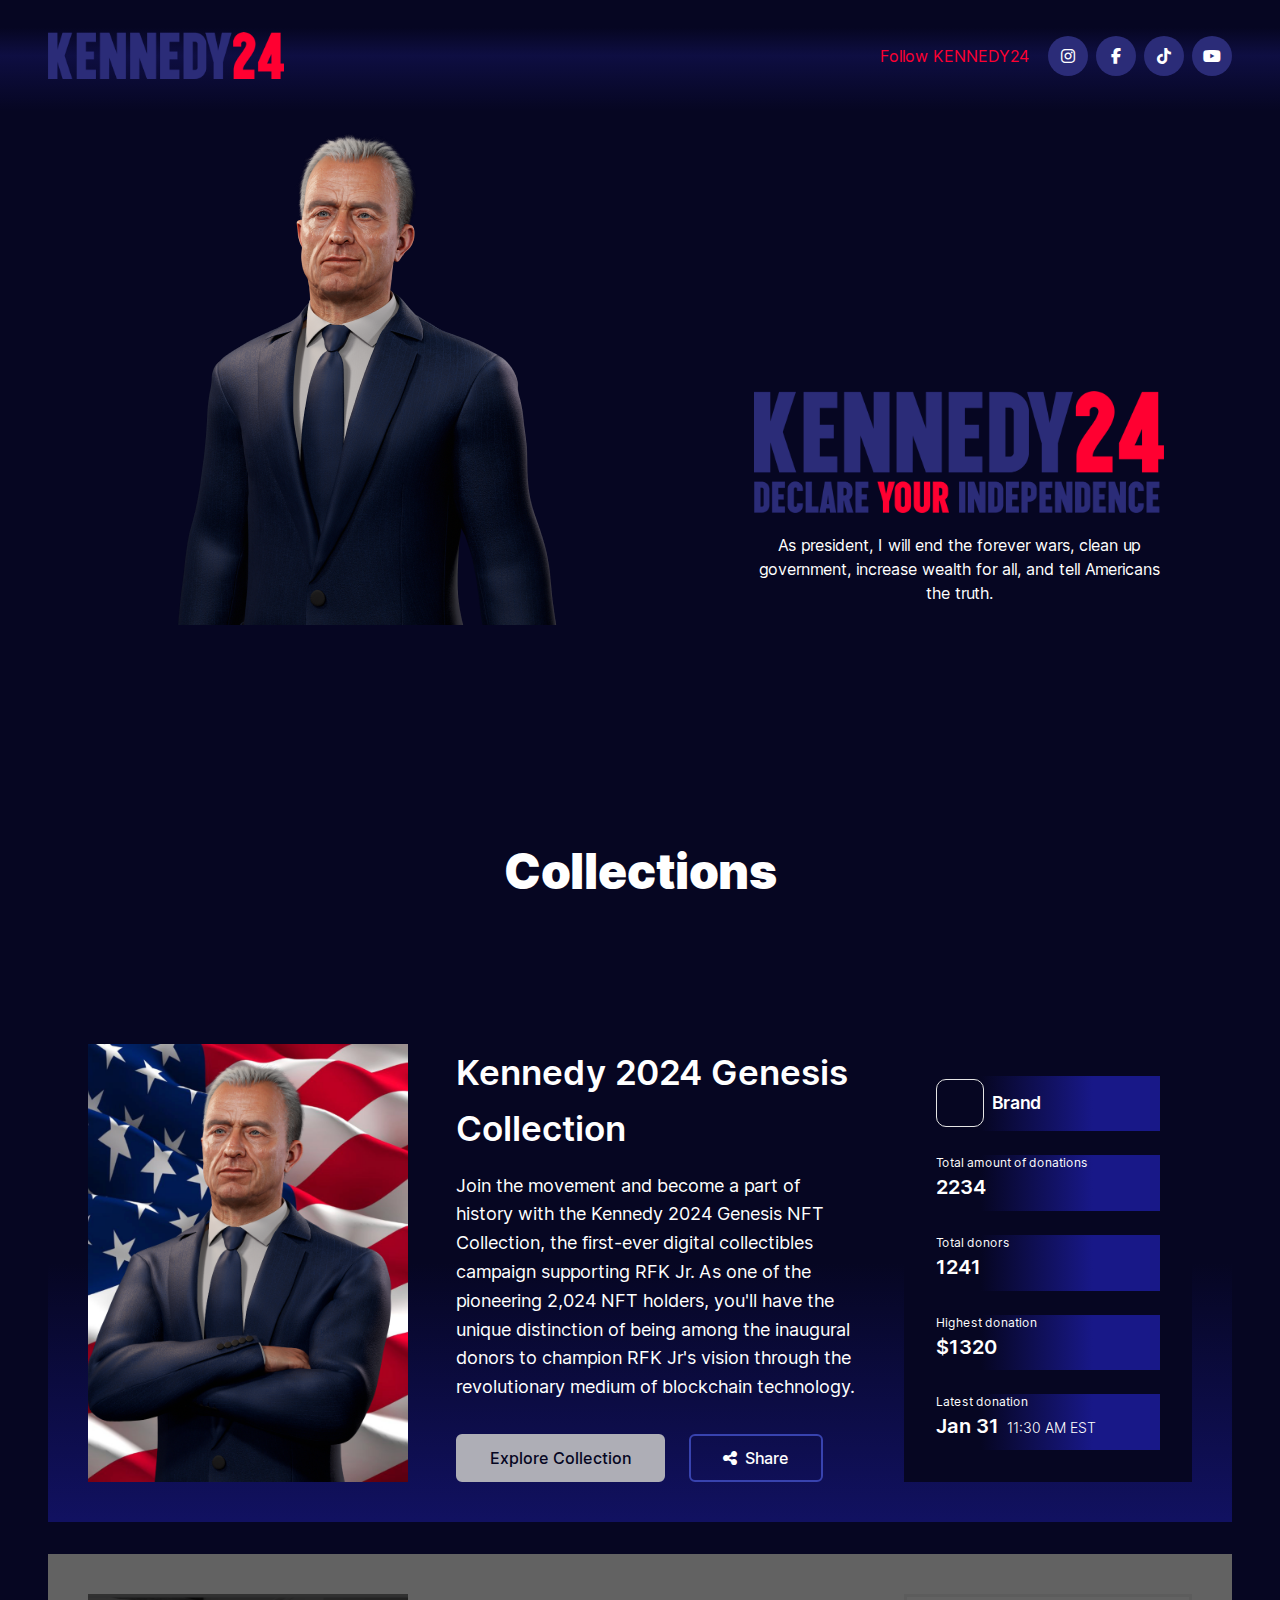
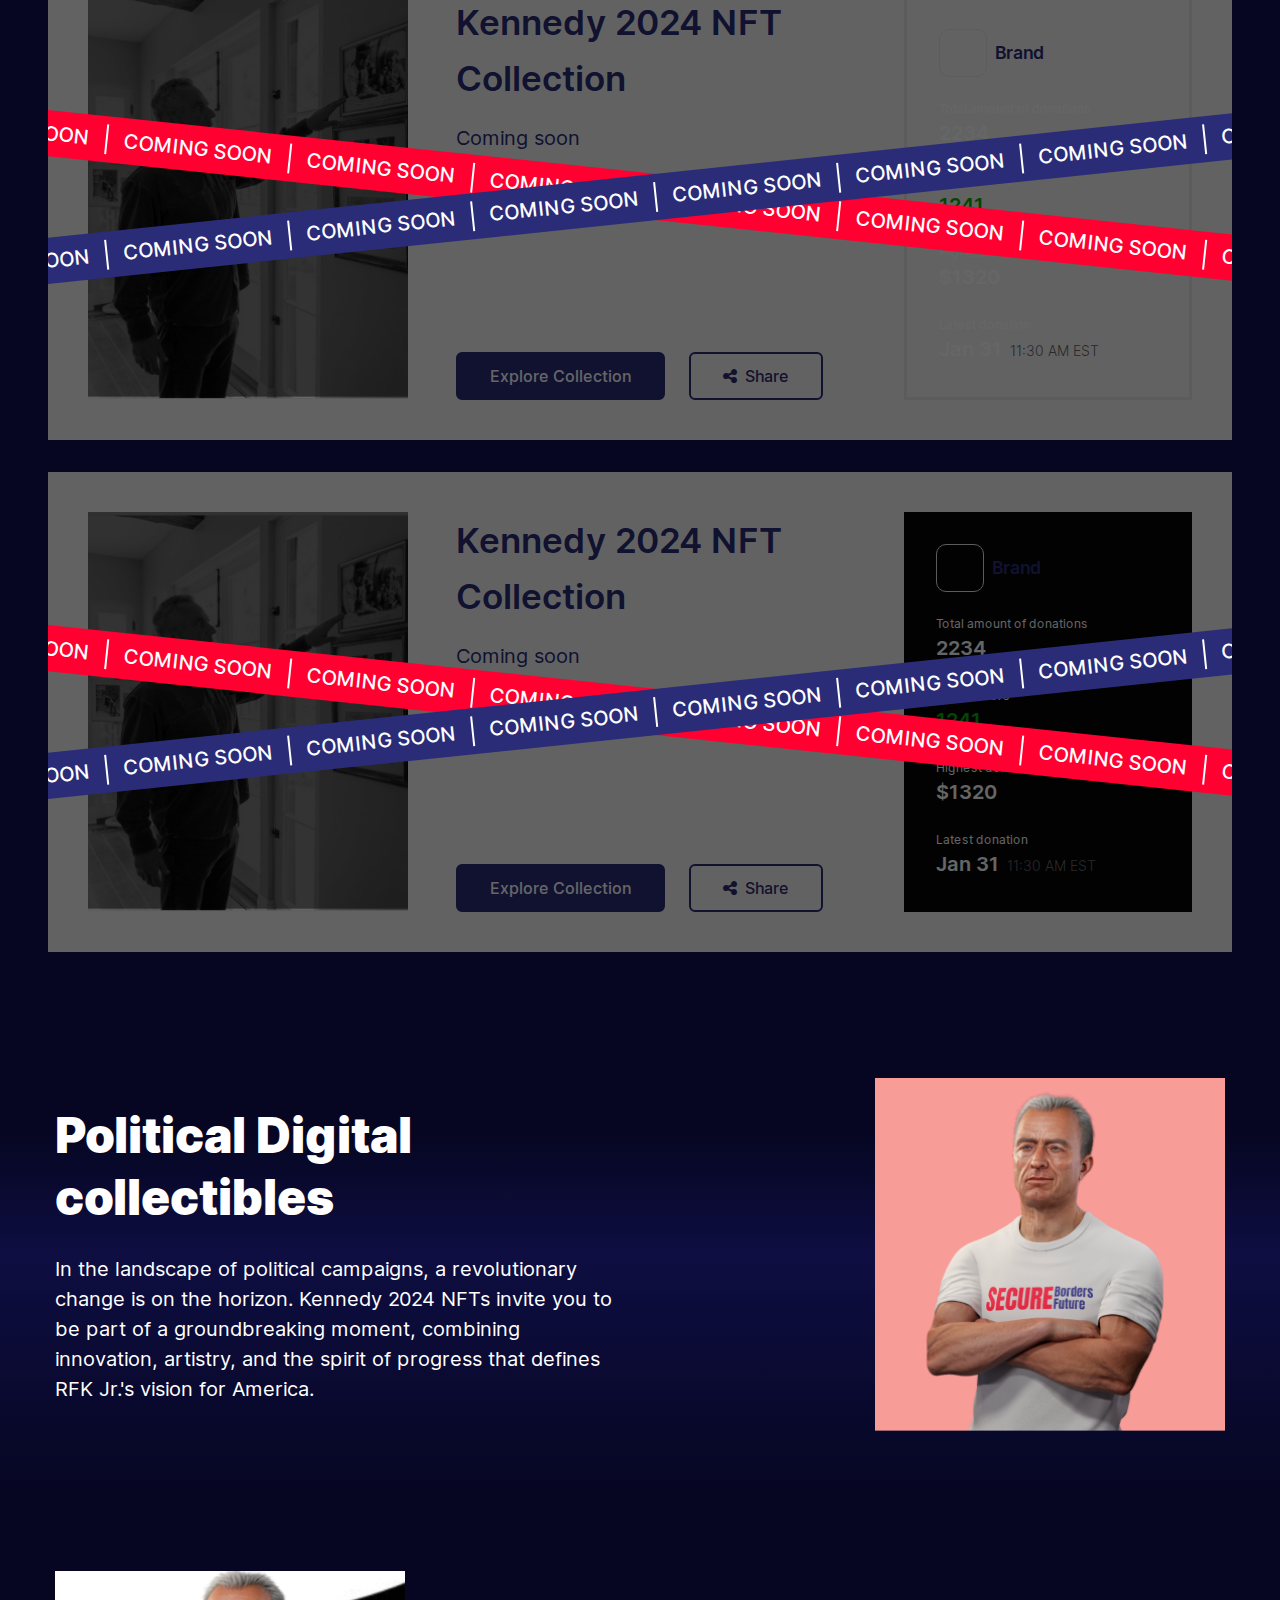
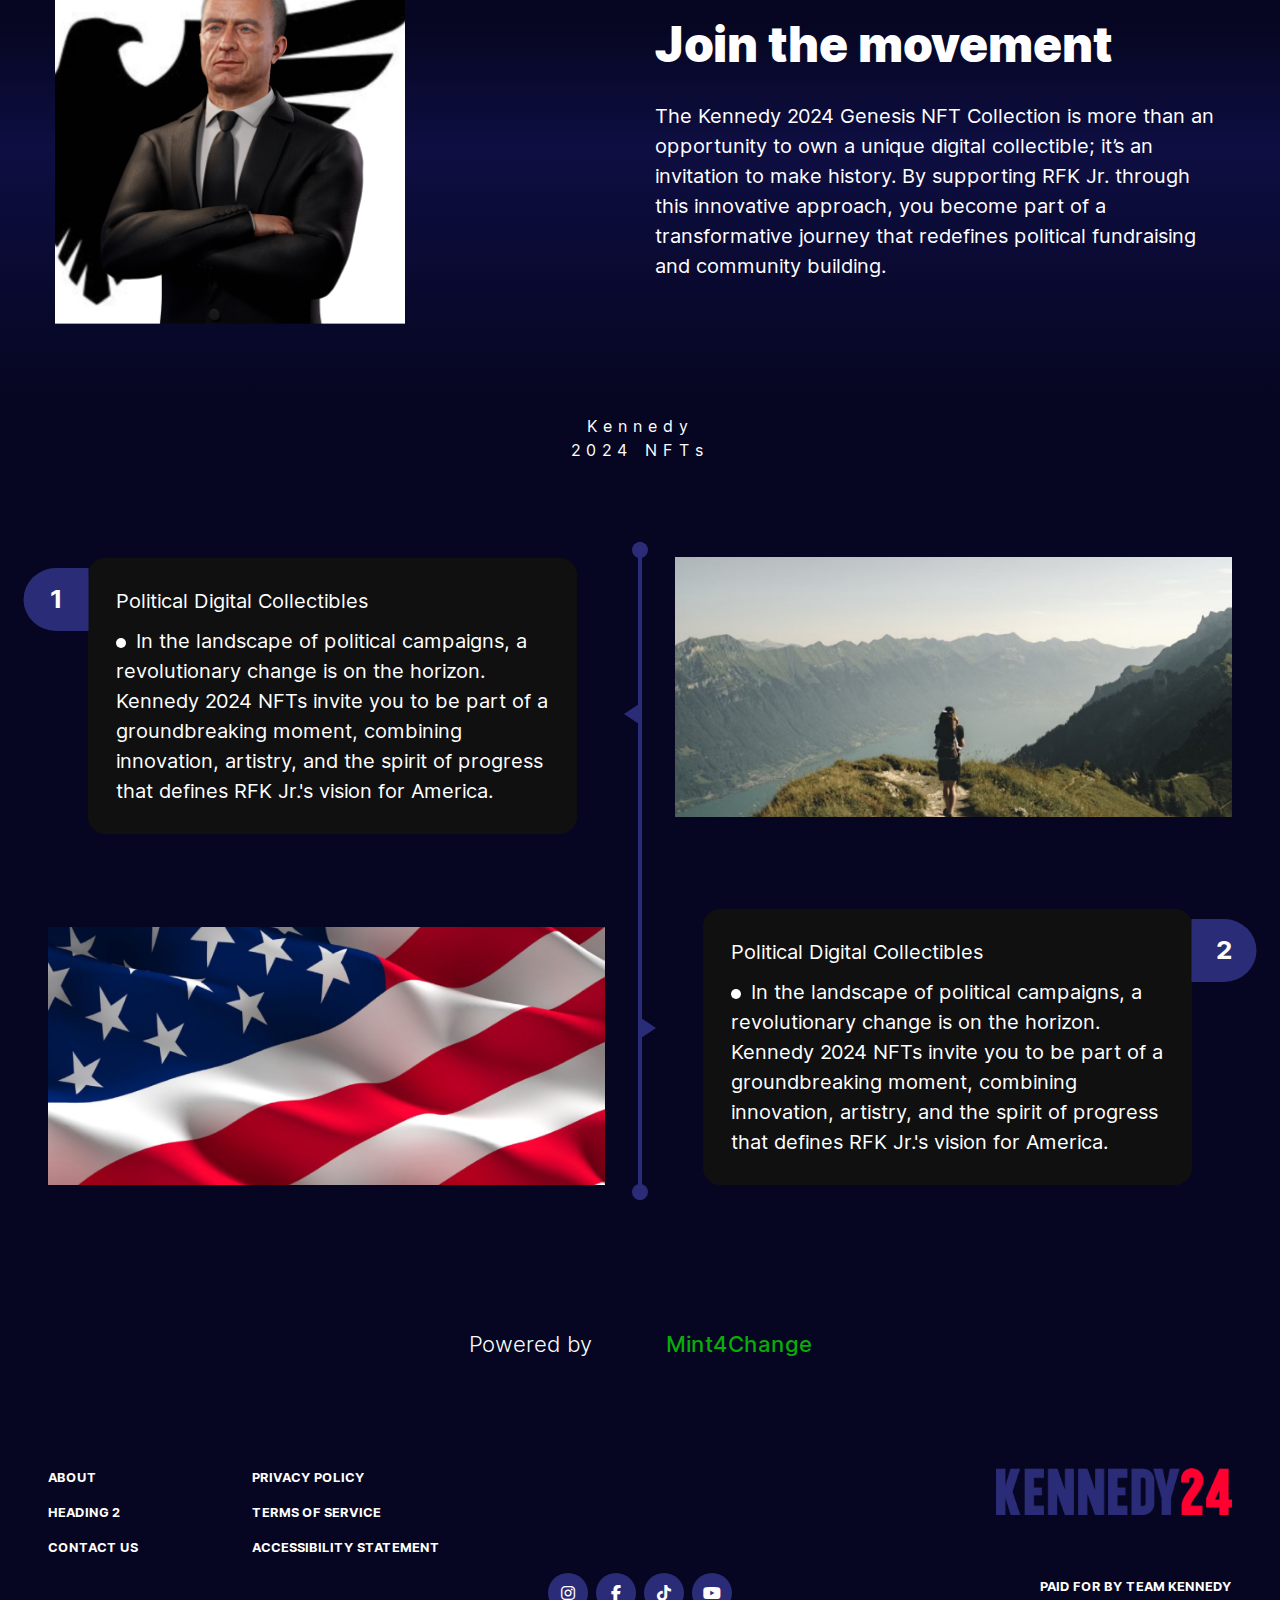
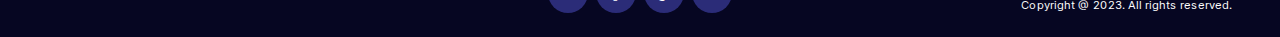
<file: index.html>
<!DOCTYPE html>
<html lang="en">
<!-- Mirrored from kennedy24.mint4change.com/ by HTTrack Website Copier/3.x [XR&CO'2014], Mon, 29 Jul 2024 08:43:00 GMT -->
<!-- Added by HTTrack -->
<meta http-equiv="content-type" content="text/html;charset=utf-8" /><!-- /Added by HTTrack -->

<head>
    <meta charSet="utf-8" />
    <meta name="viewport" content="width=device-width, initial-scale=1" />
    <link rel="stylesheet" href="_next/static/css/3698d9b2a429bd97.css" data-precedence="next" />
    <title>Kennedy24</title>
    <meta name="description" content="Declare your independence" />
    <link rel="icon" href="favicon.ico" type="image/x-icon" sizes="16x16" />
    <meta name="next-size-adjust" />
    <link rel="stylesheet" href="https://cdnjs.cloudflare.com/ajax/libs/font-awesome/6.6.0/css/all.min.css">
    <link rel="stylesheet" href="style.css">
</head>

<body class="__className_aaf875">
    <div class="w-full">
        <header class="py-8  sm:py-4" style="background: linear-gradient(180deg, rgba(6,6,34,1) 25%, rgba(14,14,66,1) 50%, rgba(6,6,34,1) 100%);">
            <div class="container flex items-center justify-between"><a href="index.html"><img alt="Logo" loading="lazy"
                        width="236" height="47" decoding="async" data-nimg="1" class="sm:h-8 sm:w-40"
                        style="color:transparent"
                        srcSet="images/logo.png"
                        src="images/logo.png" /></a>
                <div class="flex items-center gap-[18px] sm:flex-col-reverse sm:gap-2">
                    <p class="text-red sm:text-[10px]">Follow KENNEDY24</p>
                    <ul class="flex gap-2 sm:gap-1.5">
                        <li><a class="flex h-10 w-10 items-center justify-center rounded-full bg-primary sm:h-[26px] sm:w-[26px]"
                                target="_blank" href="https://instagram.com/"><span><i class="text-white fab fa-instagram"></i> </span></a></li>
                        <li><a class="flex h-10 w-10 items-center justify-center rounded-full bg-primary sm:h-[26px] sm:w-[26px]"
                                target="_blank" href="https://facebook.com/"><span><i class="text-white fab fa-facebook-f"></i></span></a></li>
                        <li><a class="flex h-10 w-10 items-center justify-center rounded-full bg-primary sm:h-[26px] sm:w-[26px]"
                                target="_blank" href="https://tiktok.com/"><span><i class="text-white fab fa-tiktok"></i></span></a></li>
                        <li><a class="flex h-10 w-10 items-center justify-center rounded-full bg-primary sm:h-[26px] sm:w-[26px]"
                                target="_blank" href="https://youtube.com/"><i class="text-white fab fa-youtube"></i></a></li>
                    </ul>
                </div>
            </div>
        </header>
        <div >
            <section class="relative hero_section ">
                <div class="container">
                    <div class=" hero_content">
                        <div class="img_wrap">
                            <img alt="Hero" loading="lazy" width="503"
                            height="514" decoding="async" data-nimg="1" class="" 
                            srcSet="images/hero-img.png"
                            src="images/hero-img.png" />
                        </div>
                       
                        <div class=" hero_right_side flex items-end justify-center  p-12 sm:justify-end sm:p-6 " style="color:transparent; background-color: #060622;">
                            <div class="logo_right">
                                <div class="img_wrap"></div>
                                <img alt="Declare Logo" loading="lazy" width="528"
                                    height="158" decoding="async" data-nimg="1" style="color:transparent"
                                    srcSet="images/hero-logo.png"
                                    src="images/hero-logo.png" />
                                <p class="">As
                                    president, I will end the forever wars, clean up government, increase wealth for all, and
                                    tell Americans the truth.</p>
                            </div>
                        </div>
                    </div>
                   
                </div>
              
            </section>
            <section class="" style="background: #060622;">
                <div class="container space-y-14 py-14 sm:py-20">
                    <div class="space-y-5">
                        <h1 class="h1" >Collections</h1>
                        <!-- <p class="text-center font-light text-primary">subheading</p> -->
                    </div>
                    <div class="space-y-8">
                        <div class="relative flex gap-12 p-10 lg:flex-col md:px-4 md:-mx-4" style="background: linear-gradient(180deg, rgba(6,6,34,1) 50%, rgba(24,24,136,1) 131%);;">
                            <div class="flex gap-12 md:flex-col"><img alt="collection" loading="lazy" width="1094"
                                    height="1086" decoding="async" data-nimg="1"
                                    class="aspect-[0.8] w-80 flex-shrink-0 object-cover md:mx-auto"
                                    style="color:transparent"
                                    srcSet="images/main-product.png"
                                    src="images/main-product.png" />
                                <div class="flex flex-col gap-4">
                                    <p class="text-[35px] font-semibold !leading-[1.6] " style="color: #fff;">Kennedy 2024 Genesis
                                        Collection</p>
                                    <p class="text-lg !leading-[1.6] " style="color: #fff;">Join the movement and become a part of
                                        history with the Kennedy 2024 Genesis NFT Collection, the first-ever digital
                                        collectibles campaign supporting RFK Jr. As one of the pioneering 2,024 NFT holders,
                                        you&#x27;ll have the unique distinction of being among the inaugural donors to
                                        champion RFK Jr&#x27;s vision through the revolutionary medium of blockchain
                                        technology.</p>
                                    <div class="mt-auto space-y-4 flex gap-6">
                                        <div class="flex items-end "><a class="btn-primary whitespace-nowrap rounded-md" style="background: #AEAEB6; color: #060622; border-color:#AEAEB6 ;"
                                                href="collections.html">Explore Collection</a></div>
                                                <div class="flex items-end "><a class="btn-primary btn-primary-outlined whitespace-nowrap rounded-md" style="color: #fff; border-color:#3843AF ;"
                                                    href="collections.html"><i class="fas fa-share-alt mr-2"></i> Share</a></div>
                                    </div>
                                </div>
                            </div>
                            <div
                                class="grid w-full max-w-72 flex-shrink-0 gap-6  border-gray-500 p-8 lg:max-w-none lg:grid-cols-2 md:px-4 md:gap-4" style="background: #060622;">
                                <div class="flex items-center gap-2 lg:col-span-2" style="background: linear-gradient(270deg, rgba(24,24,136,1) 30%, rgba(6,6,34,1) 80%);">
                                    <div class="h-12 w-12 rounded-[10px] border border-gray-500"></div>
                                    <p class="text-[1.1rem] font-semibold text-white">Brand</p>
                                </div>
                                <div  style="background: linear-gradient(270deg, rgba(24,24,136,1) 30%, rgba(6,6,34,1) 80%);">
                                    <p class="attr-title">Total amount of donations</p>
                                    <p class="attr-description">2234</p>
                                </div>
                                <div  style="background: linear-gradient(270deg, rgba(24,24,136,1) 30%, rgba(6,6,34,1) 80%);">
                                    <p class="attr-title">Total donors</p>
                                    <p class="attr-description">1241</p>
                                </div>
                                <div  style="background: linear-gradient(270deg, rgba(24,24,136,1) 30%, rgba(6,6,34,1) 80%);">
                                    <p class="attr-title">Highest donation</p>
                                    <p class="attr-description">$1320</p>
                                </div>
                                <div  style="background: linear-gradient(270deg, rgba(24,24,136,1) 30%, rgba(6,6,34,1) 80%);">
                                    <p class="attr-title">Latest donation</p>
                                    <div class="flex items-baseline gap-2">
                                        <p class="attr-description">Jan 31</p>
                                        <p class="text-sm font-light text-white">11:30 AM EST</p>
                                    </div>
                                </div>
                            </div>
                        </div>
                        <div class="relative flex gap-12 bg-gray-400 p-10 lg:flex-col md:px-4 md:-mx-4">
                            <div class="absolute inset-0 overflow-hidden " style="background: rgba(0,0,0,0.6);">
                                <div
                                    class="absolute top-1/2 flex -translate-x-1/3 -translate-y-1/2 gap-4 py-2 rotate-6 bg-red">
                                    <p class="whitespace-nowrap text-[1.25rem] font-medium text-white">COMING SOON</p>
                                    <p
                                        class="whitespace-nowrap text-[1.25rem] font-medium text-white border-l-2 border-white pl-4">
                                        COMING SOON</p>
                                    <p
                                        class="whitespace-nowrap text-[1.25rem] font-medium text-white border-l-2 border-white pl-4">
                                        COMING SOON</p>
                                    <p
                                        class="whitespace-nowrap text-[1.25rem] font-medium text-white border-l-2 border-white pl-4">
                                        COMING SOON</p>
                                    <p
                                        class="whitespace-nowrap text-[1.25rem] font-medium text-white border-l-2 border-white pl-4">
                                        COMING SOON</p>
                                    <p
                                        class="whitespace-nowrap text-[1.25rem] font-medium text-white border-l-2 border-white pl-4">
                                        COMING SOON</p>
                                    <p
                                        class="whitespace-nowrap text-[1.25rem] font-medium text-white border-l-2 border-white pl-4">
                                        COMING SOON</p>
                                    <p
                                        class="whitespace-nowrap text-[1.25rem] font-medium text-white border-l-2 border-white pl-4">
                                        COMING SOON</p>
                                    <p
                                        class="whitespace-nowrap text-[1.25rem] font-medium text-white border-l-2 border-white pl-4">
                                        COMING SOON</p>
                                    <p
                                        class="whitespace-nowrap text-[1.25rem] font-medium text-white border-l-2 border-white pl-4">
                                        COMING SOON</p>
                                    <p
                                        class="whitespace-nowrap text-[1.25rem] font-medium text-white border-l-2 border-white pl-4">
                                        COMING SOON</p>
                                    <p
                                        class="whitespace-nowrap text-[1.25rem] font-medium text-white border-l-2 border-white pl-4">
                                        COMING SOON</p>
                                    <p
                                        class="whitespace-nowrap text-[1.25rem] font-medium text-white border-l-2 border-white pl-4">
                                        COMING SOON</p>
                                    <p
                                        class="whitespace-nowrap text-[1.25rem] font-medium text-white border-l-2 border-white pl-4">
                                        COMING SOON</p>
                                    <p
                                        class="whitespace-nowrap text-[1.25rem] font-medium text-white border-l-2 border-white pl-4">
                                        COMING SOON</p>
                                    <p
                                        class="whitespace-nowrap text-[1.25rem] font-medium text-white border-l-2 border-white pl-4">
                                        COMING SOON</p>
                                    <p
                                        class="whitespace-nowrap text-[1.25rem] font-medium text-white border-l-2 border-white pl-4">
                                        COMING SOON</p>
                                    <p
                                        class="whitespace-nowrap text-[1.25rem] font-medium text-white border-l-2 border-white pl-4">
                                        COMING SOON</p>
                                    <p
                                        class="whitespace-nowrap text-[1.25rem] font-medium text-white border-l-2 border-white pl-4">
                                        COMING SOON</p>
                                    <p
                                        class="whitespace-nowrap text-[1.25rem] font-medium text-white border-l-2 border-white pl-4">
                                        COMING SOON</p>
                                </div>
                                <div
                                    class="absolute top-1/2 flex -translate-x-1/3 -translate-y-1/2 gap-4 py-2 -rotate-6 bg-primary">
                                    <p class="whitespace-nowrap text-[1.25rem] font-medium text-white">COMING SOON</p>
                                    <p
                                        class="whitespace-nowrap text-[1.25rem] font-medium text-white border-l-2 border-white pl-4">
                                        COMING SOON</p>
                                    <p
                                        class="whitespace-nowrap text-[1.25rem] font-medium text-white border-l-2 border-white pl-4">
                                        COMING SOON</p>
                                    <p
                                        class="whitespace-nowrap text-[1.25rem] font-medium text-white border-l-2 border-white pl-4">
                                        COMING SOON</p>
                                    <p
                                        class="whitespace-nowrap text-[1.25rem] font-medium text-white border-l-2 border-white pl-4">
                                        COMING SOON</p>
                                    <p
                                        class="whitespace-nowrap text-[1.25rem] font-medium text-white border-l-2 border-white pl-4">
                                        COMING SOON</p>
                                    <p
                                        class="whitespace-nowrap text-[1.25rem] font-medium text-white border-l-2 border-white pl-4">
                                        COMING SOON</p>
                                    <p
                                        class="whitespace-nowrap text-[1.25rem] font-medium text-white border-l-2 border-white pl-4">
                                        COMING SOON</p>
                                    <p
                                        class="whitespace-nowrap text-[1.25rem] font-medium text-white border-l-2 border-white pl-4">
                                        COMING SOON</p>
                                    <p
                                        class="whitespace-nowrap text-[1.25rem] font-medium text-white border-l-2 border-white pl-4">
                                        COMING SOON</p>
                                    <p
                                        class="whitespace-nowrap text-[1.25rem] font-medium text-white border-l-2 border-white pl-4">
                                        COMING SOON</p>
                                    <p
                                        class="whitespace-nowrap text-[1.25rem] font-medium text-white border-l-2 border-white pl-4">
                                        COMING SOON</p>
                                    <p
                                        class="whitespace-nowrap text-[1.25rem] font-medium text-white border-l-2 border-white pl-4">
                                        COMING SOON</p>
                                    <p
                                        class="whitespace-nowrap text-[1.25rem] font-medium text-white border-l-2 border-white pl-4">
                                        COMING SOON</p>
                                    <p
                                        class="whitespace-nowrap text-[1.25rem] font-medium text-white border-l-2 border-white pl-4">
                                        COMING SOON</p>
                                    <p
                                        class="whitespace-nowrap text-[1.25rem] font-medium text-white border-l-2 border-white pl-4">
                                        COMING SOON</p>
                                    <p
                                        class="whitespace-nowrap text-[1.25rem] font-medium text-white border-l-2 border-white pl-4">
                                        COMING SOON</p>
                                    <p
                                        class="whitespace-nowrap text-[1.25rem] font-medium text-white border-l-2 border-white pl-4">
                                        COMING SOON</p>
                                    <p
                                        class="whitespace-nowrap text-[1.25rem] font-medium text-white border-l-2 border-white pl-4">
                                        COMING SOON</p>
                                    <p
                                        class="whitespace-nowrap text-[1.25rem] font-medium text-white border-l-2 border-white pl-4">
                                        COMING SOON</p>
                                </div>
                            </div>
                            <div class="flex gap-12 md:flex-col"><img alt="collection" loading="lazy" width="599"
                                    height="464" decoding="async" data-nimg="1"
                                    class="aspect-[0.8] w-80 flex-shrink-0 object-cover md:mx-auto"
                                    style="color:transparent"
                                    srcSet="images/slide-pic.png"
                                    src="images/slide-pic.png" width="328" height="402" />
                                <div class="flex flex-col gap-4">
                                    <p class="text-[35px] font-semibold !leading-[1.6] text-primary">Kennedy 2024 NFT Collection
                                    </p>
                                    <p class="text-xl !leading-[1.6] text-primary">Coming soon</p>
                                    <!-- <div class="mt-auto space-y-4">
                                        <div class="flex gap-8 md:gap-2"><a class="btn-primary whitespace-nowrap"
                                                href="collections.html">Explore Collection</a></div>
                                    </div> -->
                                    <div class="mt-auto space-y-4 flex gap-6">
                                        <div class="flex items-end "><a class="btn-primary whitespace-nowrap rounded-md" style="background: #2B2C78; color: #fff;"
                                                href="collections.html">Explore Collection</a></div>
                                                <div class="flex items-end "><a class="btn-primary btn-primary-outlined whitespace-nowrap rounded-md" style="color: #2B2C78; border-color:#2B2C78 ;"
                                                    href="collections.html"><i class="fas fa-share-alt mr-2"></i> Share</a></div>
                                    </div>
                                </div>
                            </div>
                            <div
                                class="grid w-full max-w-72 flex-shrink-0 gap-6 border-[3px] border-gray-500 p-8 lg:max-w-none lg:grid-cols-2 md:px-4 md:gap-4">
                                <div class="flex items-center gap-2 lg:col-span-2">
                                    <div class="h-12 w-12 rounded-[10px] border border-gray-500"></div>
                                    <p class="text-[1.1rem] font-semibold text-primary">Brand</p>
                                </div>
                                <div>
                                    <p class="attr-title">Total amount of donations</p>
                                    <p class="attr-description">2234</p>
                                </div>
                                <div>
                                    <p class="attr-title">Total donors</p>
                                    <p class="attr-description" style="color: #08AD08;">1241</p>
                                </div>
                                <div>
                                    <p class="attr-title">Highest donation</p>
                                    <p class="attr-description">$1320</p>
                                </div>
                                <div>
                                    <p class="attr-title">Latest donation</p>
                                    <div class="flex items-baseline gap-2">
                                        <p class="attr-description">Jan 31</p>
                                        <p class="text-sm font-light text-[#666]">11:30 AM EST</p>
                                    </div>
                                </div>
                            </div>
                        </div>
                        <div class="relative flex gap-12 bg-gray-400 p-10 lg:flex-col md:px-4 md:-mx-4">
                            <div class="absolute inset-0 overflow-hidden  z-100  " style="background: rgba(0,0,0,0.6);">
                                <div
                                    class="absolute top-1/2 flex -translate-x-1/3 -translate-y-1/2 gap-4 py-2 rotate-6 bg-red">
                                    <p class="whitespace-nowrap text-[1.25rem] font-medium text-white">COMING SOON</p>
                                    <p
                                        class="whitespace-nowrap text-[1.25rem] font-medium text-white border-l-2 border-white pl-4">
                                        COMING SOON</p>
                                    <p
                                        class="whitespace-nowrap text-[1.25rem] font-medium text-white border-l-2 border-white pl-4">
                                        COMING SOON</p>
                                    <p
                                        class="whitespace-nowrap text-[1.25rem] font-medium text-white border-l-2 border-white pl-4">
                                        COMING SOON</p>
                                    <p
                                        class="whitespace-nowrap text-[1.25rem] font-medium text-white border-l-2 border-white pl-4">
                                        COMING SOON</p>
                                    <p
                                        class="whitespace-nowrap text-[1.25rem] font-medium text-white border-l-2 border-white pl-4">
                                        COMING SOON</p>
                                    <p
                                        class="whitespace-nowrap text-[1.25rem] font-medium text-white border-l-2 border-white pl-4">
                                        COMING SOON</p>
                                    <p
                                        class="whitespace-nowrap text-[1.25rem] font-medium text-white border-l-2 border-white pl-4">
                                        COMING SOON</p>
                                    <p
                                        class="whitespace-nowrap text-[1.25rem] font-medium text-white border-l-2 border-white pl-4">
                                        COMING SOON</p>
                                    <p
                                        class="whitespace-nowrap text-[1.25rem] font-medium text-white border-l-2 border-white pl-4">
                                        COMING SOON</p>
                                    <p
                                        class="whitespace-nowrap text-[1.25rem] font-medium text-white border-l-2 border-white pl-4">
                                        COMING SOON</p>
                                    <p
                                        class="whitespace-nowrap text-[1.25rem] font-medium text-white border-l-2 border-white pl-4">
                                        COMING SOON</p>
                                    <p
                                        class="whitespace-nowrap text-[1.25rem] font-medium text-white border-l-2 border-white pl-4">
                                        COMING SOON</p>
                                    <p
                                        class="whitespace-nowrap text-[1.25rem] font-medium text-white border-l-2 border-white pl-4">
                                        COMING SOON</p>
                                    <p
                                        class="whitespace-nowrap text-[1.25rem] font-medium text-white border-l-2 border-white pl-4">
                                        COMING SOON</p>
                                    <p
                                        class="whitespace-nowrap text-[1.25rem] font-medium text-white border-l-2 border-white pl-4">
                                        COMING SOON</p>
                                    <p
                                        class="whitespace-nowrap text-[1.25rem] font-medium text-white border-l-2 border-white pl-4">
                                        COMING SOON</p>
                                    <p
                                        class="whitespace-nowrap text-[1.25rem] font-medium text-white border-l-2 border-white pl-4">
                                        COMING SOON</p>
                                    <p
                                        class="whitespace-nowrap text-[1.25rem] font-medium text-white border-l-2 border-white pl-4">
                                        COMING SOON</p>
                                    <p
                                        class="whitespace-nowrap text-[1.25rem] font-medium text-white border-l-2 border-white pl-4">
                                        COMING SOON</p>
                                </div>
                                <div
                                    class="absolute top-1/2 flex -translate-x-1/3 -translate-y-1/2 gap-4 py-2 -rotate-6 bg-primary">
                                    <p class="whitespace-nowrap text-[1.25rem] font-medium text-white">COMING SOON</p>
                                    <p
                                        class="whitespace-nowrap text-[1.25rem] font-medium text-white border-l-2 border-white pl-4">
                                        COMING SOON</p>
                                    <p
                                        class="whitespace-nowrap text-[1.25rem] font-medium text-white border-l-2 border-white pl-4">
                                        COMING SOON</p>
                                    <p
                                        class="whitespace-nowrap text-[1.25rem] font-medium text-white border-l-2 border-white pl-4">
                                        COMING SOON</p>
                                    <p
                                        class="whitespace-nowrap text-[1.25rem] font-medium text-white border-l-2 border-white pl-4">
                                        COMING SOON</p>
                                    <p
                                        class="whitespace-nowrap text-[1.25rem] font-medium text-white border-l-2 border-white pl-4">
                                        COMING SOON</p>
                                    <p
                                        class="whitespace-nowrap text-[1.25rem] font-medium text-white border-l-2 border-white pl-4">
                                        COMING SOON</p>
                                    <p
                                        class="whitespace-nowrap text-[1.25rem] font-medium text-white border-l-2 border-white pl-4">
                                        COMING SOON</p>
                                    <p
                                        class="whitespace-nowrap text-[1.25rem] font-medium text-white border-l-2 border-white pl-4">
                                        COMING SOON</p>
                                    <p
                                        class="whitespace-nowrap text-[1.25rem] font-medium text-white border-l-2 border-white pl-4">
                                        COMING SOON</p>
                                    <p
                                        class="whitespace-nowrap text-[1.25rem] font-medium text-white border-l-2 border-white pl-4">
                                        COMING SOON</p>
                                    <p
                                        class="whitespace-nowrap text-[1.25rem] font-medium text-white border-l-2 border-white pl-4">
                                        COMING SOON</p>
                                    <p
                                        class="whitespace-nowrap text-[1.25rem] font-medium text-white border-l-2 border-white pl-4">
                                        COMING SOON</p>
                                    <p
                                        class="whitespace-nowrap text-[1.25rem] font-medium text-white border-l-2 border-white pl-4">
                                        COMING SOON</p>
                                    <p
                                        class="whitespace-nowrap text-[1.25rem] font-medium text-white border-l-2 border-white pl-4">
                                        COMING SOON</p>
                                    <p
                                        class="whitespace-nowrap text-[1.25rem] font-medium text-white border-l-2 border-white pl-4">
                                        COMING SOON</p>
                                    <p
                                        class="whitespace-nowrap text-[1.25rem] font-medium text-white border-l-2 border-white pl-4">
                                        COMING SOON</p>
                                    <p
                                        class="whitespace-nowrap text-[1.25rem] font-medium text-white border-l-2 border-white pl-4">
                                        COMING SOON</p>
                                    <p
                                        class="whitespace-nowrap text-[1.25rem] font-medium text-white border-l-2 border-white pl-4">
                                        COMING SOON</p>
                                    <p
                                        class="whitespace-nowrap text-[1.25rem] font-medium text-white border-l-2 border-white pl-4">
                                        COMING SOON</p>
                                </div>
                            </div>
                            <div class="flex gap-12 md:flex-col"><img alt="collection" loading="lazy" width="599"
                                    height="464" decoding="async" data-nimg="1"
                                    class="aspect-[0.8] w-80 flex-shrink-0 object-cover md:mx-auto"
                                    style="color:transparent"
                                    srcSet="images/slide-pic.png"
                                      src="images/slide-pic.png" width="328" height="402"  />
                                <div class="flex flex-col gap-4">
                                    <p class="text-[35px] font-semibold !leading-[1.6] text-primary">Kennedy 2024 NFT Collection
                                    </p>
                                    <p class="text-xl !leading-[1.6] text-primary">Coming soon</p>
                                    <div class="mt-auto space-y-4 flex gap-6">
                                        <div class="flex items-end "><a class="btn-primary whitespace-nowrap rounded-md" style="background: #2B2C78; color: #fff;"
                                                href="collections.html">Explore Collection</a></div>
                                                <div class="flex items-end "><a class="btn-primary btn-primary-outlined whitespace-nowrap rounded-md" style="color: #2B2C78; border-color:#2B2C78 ;"
                                                    href="collections.html"><i class="fas fa-share-alt mr-2"></i> Share</a></div>
                                    </div>
                                </div>
                            </div>
                            <div
                                class="grid w-full max-w-72 flex-shrink-0 gap-6  border-gray-500 p-8 lg:max-w-none lg:grid-cols-2 md:px-4 md:gap-4" style="background:  #060606;">
                                <div class="flex items-center gap-2 lg:col-span-2">
                                    <div class="h-12 w-12 rounded-[10px] border border-gray-500"></div>
                                    <p class="text-[1.1rem] font-semibold text-primary">Brand</p>
                                </div>
                                <div>
                                    <p class="attr-title">Total amount of donations</p>
                                    <p class="attr-description">2234</p>
                                </div>
                                <div>
                                    <p class="attr-title">Total donors</p>
                                    <p class="attr-description" style="color: #08AD08;">1241</p>
                                </div>
                                <div>
                                    <p class="attr-title">Highest donation</p>
                                    <p class="attr-description">$1320</p>
                                </div>
                                <div>
                                    <p class="attr-title">Latest donation</p>
                                    <div class="flex items-baseline gap-2">
                                        <p class="attr-description">Jan 31</p>
                                        <p class="text-sm font-light text-[#666]">11:30 AM EST</p>
                                    </div>
                                </div>
                            </div>
                        </div>
                    </div>
                </div>
              
            </section>
            <section class="" style="background: linear-gradient(180deg, rgba(6,6,34,1) 25%, rgba(14,14,66,1) 50%, rgba(6,6,34,1) 100%);">
                <div class="container !max-w-[1266px] space-y-14 md:space-y-20">
                    <div class="flex gap-[30px] py-[70px] md:flex-col-reverse md:py-0">
                        <div class="flex basis-1/2 flex-col justify-center space-y-[25px]">
                            <h1 class="text-left" style="color: #fff;">Political Digital collectibles</h1>
                            <p class="text-[1.25rem] " style="color: #fff;">In the landscape of political campaigns, a revolutionary change is on the horizon. Kennedy 2024  NFTs invite you to be part of a groundbreaking moment, combining innovation, artistry, and the spirit of progress that defines RFK Jr.'s vision for America.</p>
                        </div>
                        <div class="flex basis-1/2 flex-col justify-center md:items-center items-end"><img alt="Placeholder"
                                loading="lazy" width="350" height="350" decoding="async" data-nimg="1" class="sm:w-full"
                                style="color:transparent"
                                srcSet="images/political.png"
                                src="images/political.png" />
                        </div>
                    </div>
                </div>
            </section>
            <section class="" style="background: linear-gradient(180deg, rgba(6,6,34,1) 25%, rgba(14,14,66,1) 50%, rgba(6,6,34,1) 100%);">
            <div class="container !max-w-[1266px] space-y-14 md:space-y-20">
                <div class="flex gap-[30px] py-[70px] md:flex-col-reverse md:py-0 flex-row-reverse">
                    <div class="flex basis-1/2 flex-col justify-center space-y-[25px]">
                        <h1 class="text-left" style="color: #fff;">Join the movement</h1>
                        <p class="text-[1.25rem] " style="color: #fff;">The Kennedy 2024 Genesis NFT Collection is more than an opportunity to own a unique digital collectible; it’s an invitation to make history. By supporting RFK Jr. through this innovative approach, you become part of a transformative journey that redefines political fundraising and community building.</p>
                    </div>
                    <div class="flex basis-1/2 flex-col justify-center md:items-center"><img alt="Placeholder"
                            loading="lazy" width="350" height="350" decoding="async" data-nimg="1" class="sm:w-full"
                            style="color:transparent"
                            srcSet="images/movement.png"
                            src="images/movement.png" />
                    </div>
                </div>
            </div>
            </section>

            <section class="kennedy_section">
                <div class="container">
                    <div class="kennedy-heading">
                        Kennedy </br> 2024 NFTs
                    </div>
                    <div class="col-wrap">
                        <span class="verticle_line">
                        </span>
                        <div class=" col-left">
                            <span class="triangle triangle-2"></span>
                            <div class="text_wrap">
                                <span class="number-tag">1</span>
                                <span class="title_text">Political Digital Collectibles</span>
                                <p><span class="dot"></span>In the landscape of political campaigns, a revolutionary change is on the horizon. Kennedy 2024 NFTs invite you to be part of a groundbreaking moment, combining innovation, artistry, and the spirit of  progress that defines RFK Jr.'s vision for America.</p>
                            </div>
                            <div class="img_wrap">
                                <img src="/images/flag.png" width="652" height="502" alt="">
                            </div>
                        </div>
                        <div class=" col-left col_reverse">
                            <span class="triangle triangle-2"></span>
                            <div class="text_wrap">
                                <span class="number-tag">2</span>
                                <span class="title_text">Political Digital Collectibles</span>
                                <p> <span class="dot"></span>In the landscape of political campaigns, a revolutionary change is on the horizon. Kennedy 2024 NFTs invite you to be part of a groundbreaking moment, combining innovation, artistry, and the spirit of  progress that defines RFK Jr.'s vision for America.</p>
                            </div>
                            <div class="img_wrap">
                                <img src="/images/trip.png" width="652" height="502" alt="">
                            </div>
                        </div>
                    </div>
                
                </div>
              
            </section>


            <div class="mx-auto flex w-full justify-center items-center gap-[18px]  md:pb-8" style="background: #060622; padding-top: 80px; padding-bottom: 50px;">
                <p class="text-[22px] font-light " style="color: #fff;">Powered by</p>
                <div class="flex items-center gap-1.5"><img alt="M4Logo" loading="lazy" width="50" height="50"
                        decoding="async" data-nimg="1" style="color:transparent"
                        srcSet="images/m4.png"
                        src="images/m4.png" />
                    <p class="text-[22px] font-medium" style="color: #08AD08;">Mint4Change</p>
                </div>
            </div>
        </div>
        <footer class=" pb-6 pt-12" style="background:#060622;">
            <div class="container space-y-4 sm:space-y-16">
                <div class="flex items-start justify-between gap-8 sm:flex-col-reverse">
                    <ul class="grid grid-flow-col grid-cols-2 grid-rows-3 gap-4 sm:gap-x-0"><a
                            class="w-fit whitespace-nowrap text-[0.8rem] font-bold text-white" target="_blank"
                            href="about.html">ABOUT</a><a
                            class="w-fit whitespace-nowrap text-[0.8rem] font-bold text-white" target="_blank"
                            href="heading.html">HEADING 2</a><a
                            class="w-fit whitespace-nowrap text-[0.8rem] font-bold text-white" target="_blank"
                            href="contact.html">CONTACT US</a><a
                            class="w-fit whitespace-nowrap text-[0.8rem] font-bold text-white" target="_blank"
                            href="privacy-policy.html">PRIVACY POLICY</a><a
                            class="w-fit whitespace-nowrap text-[0.8rem] font-bold text-white" target="_blank"
                            href="terms-of-service.html">TERMS OF SERVICE</a><a
                            class="w-fit whitespace-nowrap text-[0.8rem] font-bold text-white" target="_blank"
                            href="accessibility-statement.html">ACCESSIBILITY STATEMENT</a></ul><img alt="Logo"
                        loading="lazy" width="236" height="47" decoding="async" data-nimg="1" style="color:transparent"
                        srcSet="images/logo.png"
                        src="images/logo.png" />
                </div>
                <div class="flex items-end justify-between sm:flex-col sm:items-start">
                    <div class="invisible sm:hidden">
                        <p class="text-right text-[12.8px] font-bold text-white sm:text-left">PAID FOR BY TEAM KENNEDY
                        </p>
                        <p class="text-right text-[11.2px] text-white sm:text-left">Copyright @ 2023. All rights
                            reserved.</p>
                    </div>
                    <ul class="flex gap-2 sm:gap-1.5">
                        <li><a class="flex h-10 w-10 items-center justify-center rounded-full bg-primary sm:h-[26px] sm:w-[26px]"
                                target="_blank" href="https://instagram.com/"><span><i class="text-white fab fa-instagram"></i> </span></a></li>
                        <li><a class="flex h-10 w-10 items-center justify-center rounded-full bg-primary sm:h-[26px] sm:w-[26px]"
                                target="_blank" href="https://facebook.com/"><span><i class="text-white fab fa-facebook-f"></i></span></a></li>
                        <li><a class="flex h-10 w-10 items-center justify-center rounded-full bg-primary sm:h-[26px] sm:w-[26px]"
                                target="_blank" href="https://tiktok.com/"><span><i class="text-white fab fa-tiktok"></i></span></a></li>
                        <li><a class="flex h-10 w-10 items-center justify-center rounded-full bg-primary sm:h-[26px] sm:w-[26px]"
                                target="_blank" href="https://youtube.com/"><span><i class="text-white fab fa-youtube"></i></span></a></li>
                    </ul>
                    <div class="sm:pl-4 sm:pt-4">
                        <p class="text-right text-[12.8px] font-bold text-white sm:text-left">PAID FOR BY TEAM KENNEDY
                        </p>
                        <p class="text-right text-[11.2px] text-white sm:text-left">Copyright @ 2023. All rights
                            reserved.</p>
                    </div>
                </div>
            </div>
        </footer>
    </div>
</body>
</html>
</file>
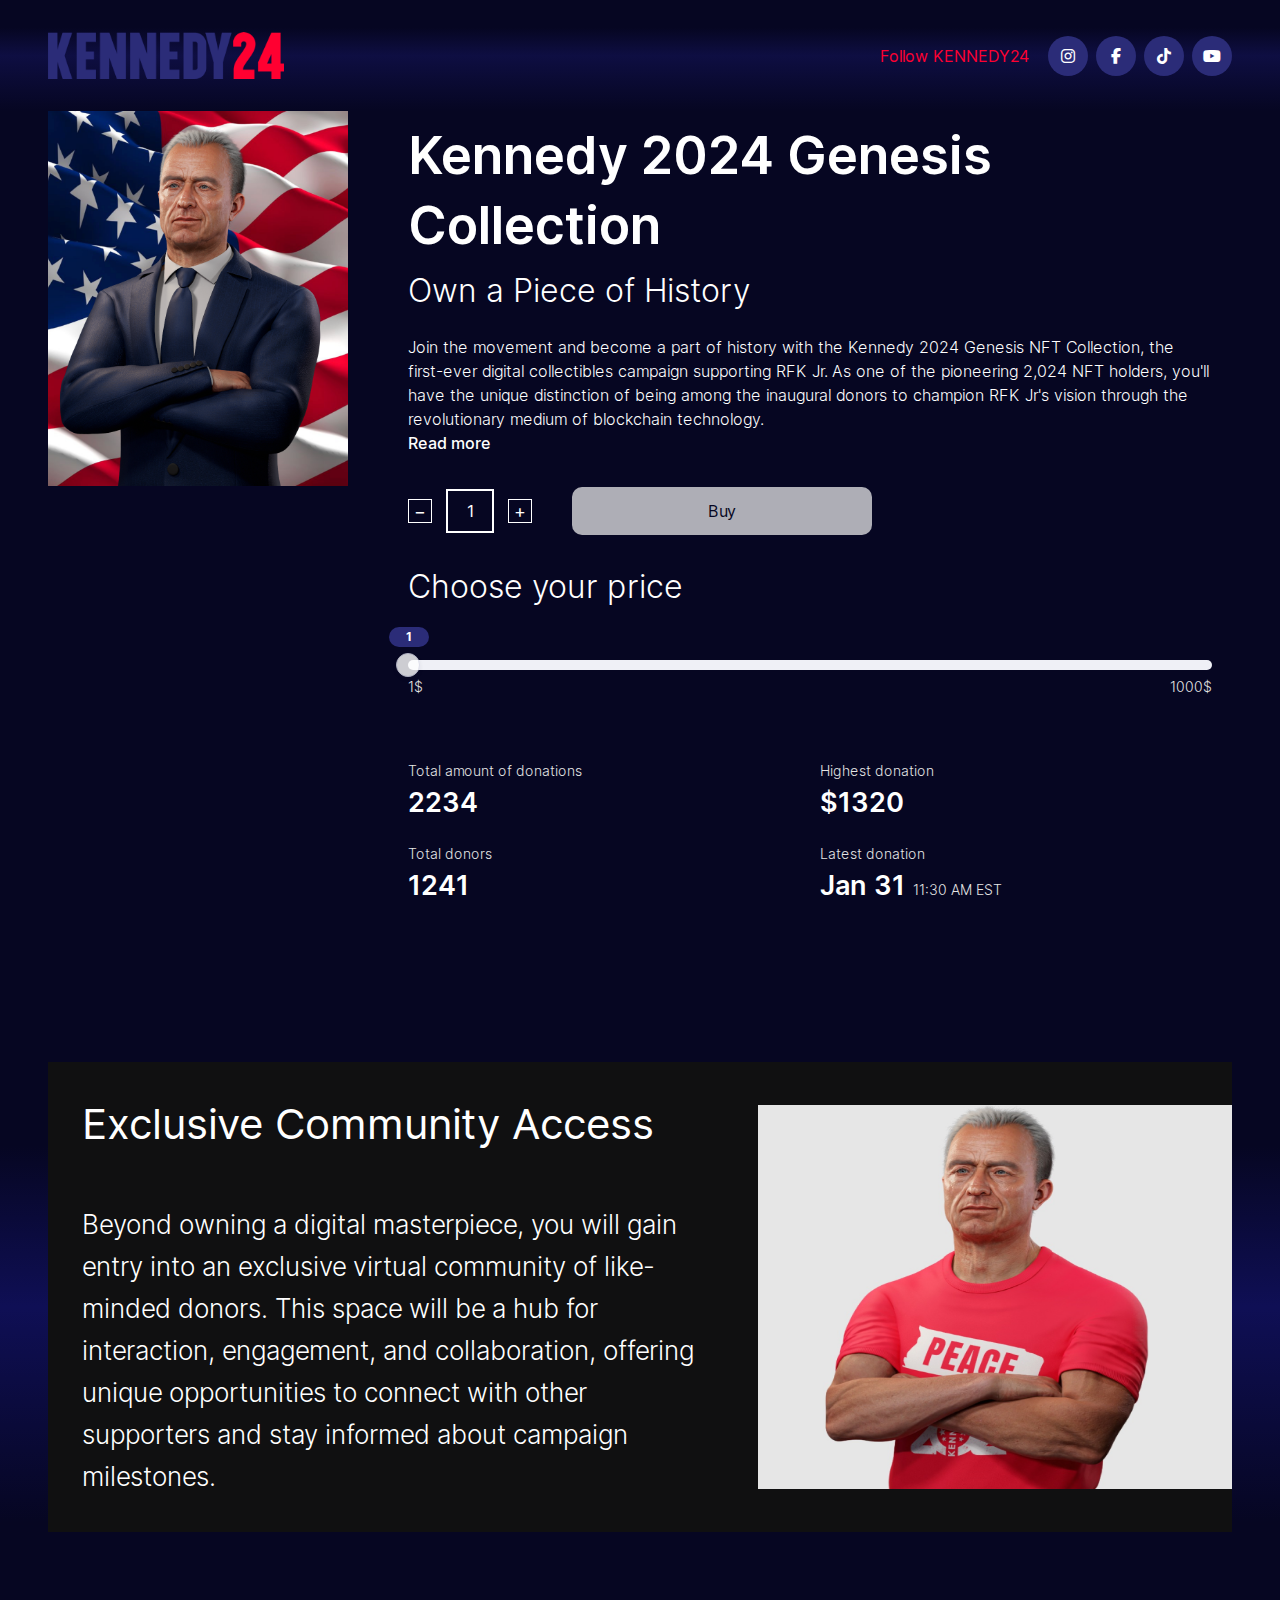
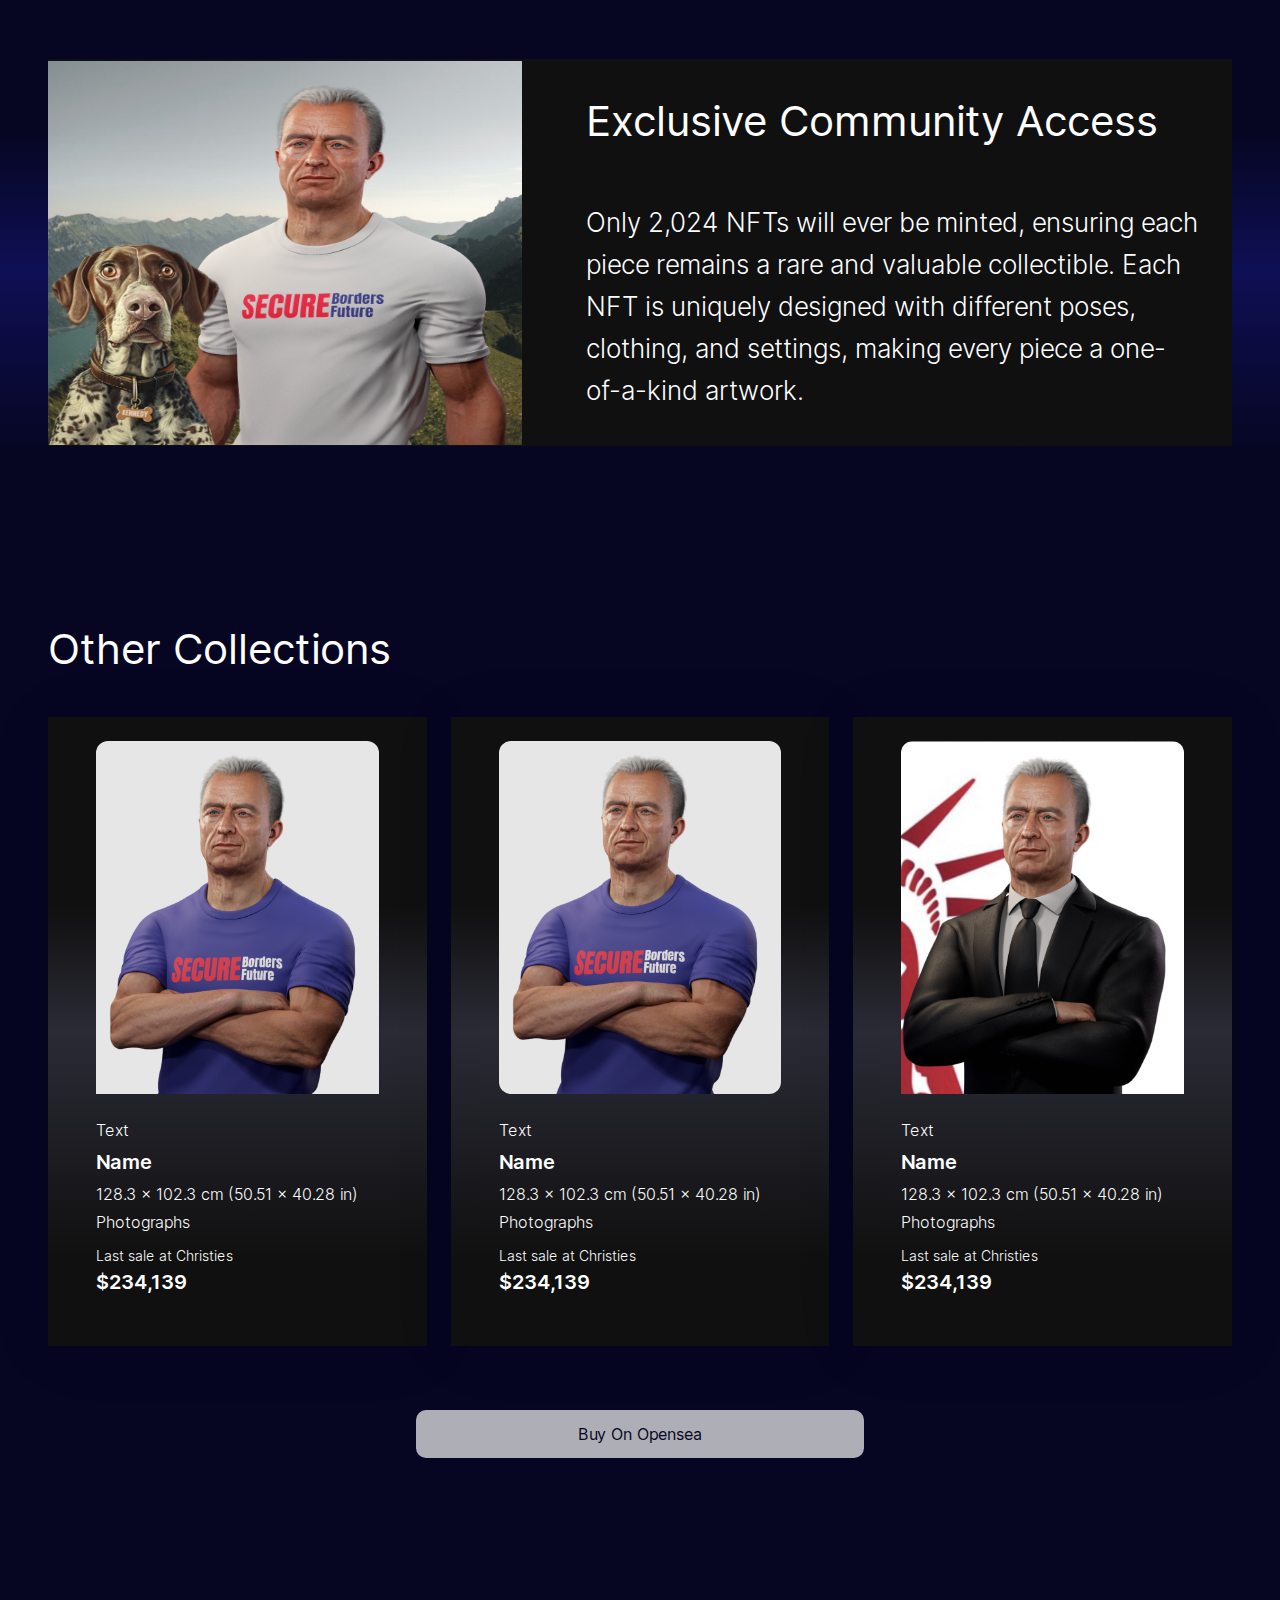
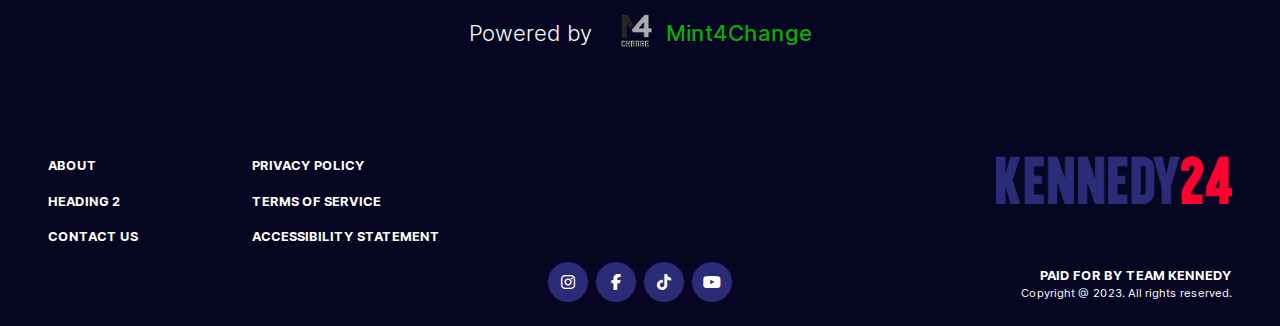
<file: collections.html>
<!DOCTYPE html>
<html lang="en">
<!-- Mirrored from kennedy24.mint4change.com/collections/1 by HTTrack Website Copier/3.x [XR&CO'2014], Sat, 27 Jul 2024 16:17:11 GMT -->
<!-- Added by HTTrack -->
<meta http-equiv="content-type" content="text/html;charset=utf-8" /><!-- /Added by HTTrack -->

<head>
    <meta charSet="utf-8" />
    <meta name="viewport" content="width=device-width, initial-scale=1" />
    <link rel="preload" href="_next/static/media/c9a5bc6a7c948fb0-s.p.woff2" as="font" crossorigin=""
        type="font/woff2" />
    <link rel="stylesheet" href="_next/static/css/3698d9b2a429bd97.css" data-precedence="next" />
    <link rel="preload" as="script" fetchPriority="low" href="_next/static/chunks/webpack-a28c54cd1cab965f.js" />
    <link rel="stylesheet" href="https://cdnjs.cloudflare.com/ajax/libs/font-awesome/6.6.0/css/all.min.css">
    <link rel="stylesheet" href="style.css">
    <!-- <script src="_next/static/chunks/fd9d1056-817b599ab145302e.js" async=""></script>
    <script src="_next/static/chunks/472-22d7ec85fb2c7707.js" async=""></script>
    <script src="_next/static/chunks/main-app-892c3dff08e9cd4c.js" async=""></script>
    <script src="_next/static/chunks/749-78ffe2c19068395d.js" async=""></script>
    <script src="_next/static/chunks/app/layout-7e266aa8c4f85c42.js" async=""></script>
    <script src="_next/static/chunks/0e5ce63c-193ddf166f7f765a.js" async=""></script>
    <script src="_next/static/chunks/498-e72e092cd4c04bd2.js" async=""></script>
    <script src="_next/static/chunks/444-36e097888ee93a21.js" async=""></script>
    <script src="_next/static/chunks/996-d4f02e1a768e270c.js" async=""></script>
    <script src="_next/static/chunks/173-48bbadf8084bb359.js" async=""></script>
    <script src="_next/static/chunks/396-4ded0ba7da0a4fb0.js" async=""></script>
    <script src="_next/static/chunks/615-e03fd3367ff4e12a.js" async=""></script>
    <script src="_next/static/chunks/app/template-fb0dabd105271fe3.js" async=""></script>
    <script src="_next/static/chunks/70-ae5abd100c91f007.js" async=""></script>
    <script src="_next/static/chunks/355-c0ad363bbdc916df.js" async=""></script>
    <script src="_next/static/chunks/app/collections/%5bid%5d/page-901d38f91e27f7e7.js" async=""></script> -->
    <title>Kennedy24</title>
    <meta name="description" content="Declare your independence" />
    <link rel="icon" href="../favicon.ico" type="image/x-icon" sizes="16x16" />
    <meta name="next-size-adjust" />
    <script src="_next/static/chunks/polyfills-c67a75d1b6f99dc8.js" noModule=""></script>
</head>

<body class="__className_aaf875" style="background: #060622;">
    <div>
        <header class="py-8  sm:py-4"
            style="background: linear-gradient(180deg, rgba(6,6,34,1) 25%, rgba(14,14,66,1) 50%, rgba(6,6,34,1) 100%);">
            <div class="container flex items-center justify-between"><a href="index.html"><img alt="Logo" loading="lazy"
                        width="236" height="47" decoding="async" data-nimg="1" class="sm:h-8 sm:w-40"
                        style="color:transparent" srcSet="images/logo.png" src="images/logo.png" /></a>
                <div class="flex items-center gap-[18px] sm:flex-col-reverse sm:gap-2">
                    <p class="text-red sm:text-[10px]">Follow KENNEDY24</p>
                    <ul class="flex gap-2 sm:gap-1.5">
                        <li><a class="flex h-10 w-10 items-center justify-center rounded-full bg-primary sm:h-[26px] sm:w-[26px]"
                                target="_blank" href="https://instagram.com/"><span><i
                                        class="text-white fab fa-instagram"></i> </span></a></li>
                        <li><a class="flex h-10 w-10 items-center justify-center rounded-full bg-primary sm:h-[26px] sm:w-[26px]"
                                target="_blank" href="https://facebook.com/"><span><i
                                        class="text-white fab fa-facebook-f"></i></span></a></li>
                        <li><a class="flex h-10 w-10 items-center justify-center rounded-full bg-primary sm:h-[26px] sm:w-[26px]"
                                target="_blank" href="https://tiktok.com/"><span><i
                                        class="text-white fab fa-tiktok"></i></span></a></li>
                        <li><a class="flex h-10 w-10 items-center justify-center rounded-full bg-primary sm:h-[26px] sm:w-[26px]"
                                target="_blank" href="https://youtube.com/"><i
                                    class="text-white fab fa-youtube"></i></a></li>
                    </ul>
                </div>
            </div>
        </header>
        <section>

        </section>
        <div class="container">
            <div class="flex  collection_section ">
                <div class="img_wrap">
                    <img alt="collection" loading="lazy" width="1094" height="1086" decoding="async" data-nimg="1"
                    class="mx-auto w-full max-w-[440px] aspect-[0.8] flex-shrink-0 object-cover"
                    style="color:transparent" srcSet="images/main-product.png" src="images/main-product.png" />
                </div>
             
                <div class="collection_right">
                    <div>
                        <h2 class="text-white">Kennedy 2024 Genesis Collection</h2>
                        <h4 class="text-white">Own a Piece of History</h4>
                        <p class="mt-6 text-base font-light text-white">Join the movement and become a part of history
                            with the Kennedy 2024 Genesis NFT Collection, the first-ever digital collectibles campaign
                            supporting RFK Jr. As one of the pioneering 2,024 NFT holders, you&#x27;ll have the unique
                            distinction of being among the inaugural donors to champion RFK Jr&#x27;s vision through the
                            revolutionary medium of blockchain technology.<br /><span
                                class="cursor-pointer font-medium">Read more</span></p>
                    </div>
                    <div class="mt-8 flex flex-wrap items-center gap-x-10 gap-y-4">
                        <div class="quantity">
                            <button class="minus" aria-label="Decrease">&minus;</button>
                            <!-- <input type="number" class="input-box" value="1" min="1" max="10"> -->
                            <span class="input-box"> 1 </span>
                            <button class="plus" aria-label="Increase">&plus;</button>
                        </div>
                        <button class="px-3 py-3 h-12 max-w-[300px] w-full"
                            style="border-radius: 10px; background: #AEAEB6; color: #060622;">Buy</button>
                    </div>
                    <div class="mt-8 md:mt-6">
                        <h4 class="text-white">Choose your price</h4>
                        <div class="relative mt-12">
                            <p class="absolute bottom-[50px] flex h-5 w-10 -translate-x-1/2 items-center justify-center rounded-full bg-primary text-xs font-bold text-white md:w-8 md:text-[10px]"
                                style="left:0.1%">1</p>
                            <div class="rc-slider rc-slider-horizontal">
                                <div class="rc-slider-rail" style="height:10px;background:#EFF0F6"></div>
                                <div class="rc-slider-track" style="left:0%;width:0%;height:10px;background:#2B2C78">
                                </div>
                                <div class="rc-slider-step"></div>
                                <div class="rc-slider-handle"
                                    style="left:0%;transform:translateX(-50%);margin-top:-7px;width:24px;height:24px;background-color:#fff;box-shadow:0px 2px 4px 0px #14142B14;border:1px solid #D9DBE9"
                                    tabindex="0" role="slider" aria-valuemin="1" aria-valuemax="1000" aria-valuenow="1"
                                    aria-disabled="false" aria-orientation="horizontal"></div>
                            </div>
                            <div class="mt-2 flex justify-between">
                                <p class="text-sm font-light" style="color: #E5E5E5;">1$</p>
                                <p class="text-sm font-light" style="color: #E5E5E5;">1000$</p>
                            </div>
                        </div>
                    </div>
                    <div class="mt-16 grid grid-cols-2 gap-5 md:mt-12">
                        <div>
                            <p class="text-sm font-light  md:text-xs " style="color: #E5E5E5;">Total amount of donations
                            </p>
                            <p class="text-[27px] font-semibold !leading-[1.6] text-white md:text-xl">2234</p>
                        </div>
                        <div>
                            <p class="text-sm font-light  md:text-xs " style="color: #E5E5E5;">Highest donation</p>
                            <p class="text-[27px] font-semibold !leading-[1.6] text-white md:text-xl">$1320</p>
                        </div>
                        <div>
                            <p class="text-sm font-light  md:text-xs " style="color: #E5E5E5;">Total donors</p>
                            <p class="text-[27px] font-semibold !leading-[1.6] text-white md:text-xl">1241</p>
                        </div>
                        <div>
                            <p class="text-sm font-light  md:text-xs " style="color: #E5E5E5;">Latest donation</p>
                            <div class="flex items-baseline gap-2">
                                <p class="text-[27px] font-semibold !leading-[1.6] text-white md:text-xl">Jan 31</p>
                                <p class="text-sm font-light " style="color: #E5E5E5;">11:30 AM EST</p>
                            </div>
                        </div>
                    </div>
                </div>
            </div>
        </div>
        <div class="mt-36 flex flex-wrap gap-40 md:mt-20  md:gap-20">
            <div class="section-bg">
                <div class="container">
                    <div class="community_section  ">
                        <div class="text_wrapper">
                            <div class="text_align">
                                <h3 class="">Exclusive Community Access</h3>
                                <p class="">Beyond owning a digital
                                    masterpiece, you will gain entry into an exclusive virtual community of like-minded
                                    donors.
                                    This space will be a hub for interaction, engagement, and collaboration, offering unique
                                    opportunities to connect with other supporters and stay informed about campaign
                                    milestones.
                                </p>
                            </div>
                        </div>
                        <!-- style="background-image: url('images/ExquisiteCraftsmanship.png');" -->
                        <div class="h-96  img_wrap" >
                            <img src="/images/ExquisiteCraftsmanship.png" width="1054" height="1056" alt="">
                        </div>
                    </div>
                </div>
            </div>
        
            <div class="section-bg">
                <div class="container">
                    <div class="community_section flex_row_reverse ">
                        <div class="text_wrapper">
                            <div class="text_align">
                                <h3 class="">Exclusive Community Access</h3>
                                <p class="">Only 2,024 NFTs will ever be minted, ensuring each piece remains a rare and valuable collectible. Each NFT is uniquely designed with different poses, clothing, and settings, making every piece a one-of-a-kind artwork.
                                </p>
                            </div>
                        </div>
                        <!-- style="background-image: url('images/with-dog.png');" -->
                        <div class="h-96  img_wrap" >
                            <img src="images/with-dog.png" width="1054" height="1056" alt="">
                        </div>
                    </div>
                </div>
            </div>
        

       
            <!-- <div class="flex flex justify-between md:space-y-12"><img alt="collection" loading="lazy"
                        width="1050" height="1076" decoding="async" data-nimg="1" class="h-96 object-contain w-full"
                        style="color:transparent"
                        srcSet="images/peace.png"
                        src="images/peace.png" />
                        <h3 class="text-white">Exquisite Craftsmanship</h3>
                    <p class="text-xl font-light !leading-[1.6] text-white md:text-lg">Only 2,024 NFTs will ever be
                        minted, ensuring each piece remains a rare and valuable collectible. Each NFT is uniquely
                        designed with different poses, clothing, and settings, making every piece a one-of-a-kind
                        artwork.</p>
                </div> -->
        </div>
        <div class="container">

            <div class="mt-12 space-y-10 md:mt-16">
                <h3 class="text-white">Other Collections</h3>
                <div class="">
                    <div class="grid grid-cols-3 gap-6 md:grid-cols-2 sm:grid-cols-1">
                        <div class=" p-12 py-6 shadow-[0px_4px_60px_#00000014]"
                            style="background: linear-gradient(0deg, rgba(16,16,16,1) 14%, rgba(67,67,67,0.6) 50%, rgba(16,16,16,1) 70%);">
                            <div class=" " style="aspect-ratio:0.8; overflow: hidden; ">
                                <img src="images/collection-1.png" style="border-radius: 12px; overflow: hidden;"
                                    width="424" height="557" class="w-full" alt="">
                            </div>
                            <div class="space-y-3  py-6 md:px-4">
                                <div class="space-y-1 text-white">
                                    <p class="text-base font-light text-white">Text</p>
                                    <p class="text-xl font-semibold leading-[1.6] ">Name</p>
                                    <p class="text-base font-light ">128.3 x 102.3 cm (50.51 x 40.28 in)
                                    </p>
                                    <p class="text-base font-light ">Photographs</p>
                                </div>
                                <div>
                                    <p class="text-sm font-light text-white">Last sale at Christies</p>
                                    <p class="text-xl font-semibold leading-[1.6] text-white">$234,139</p>
                                </div>
                            </div>
                        </div>
                        <div class=" p-12 py-6 shadow-[0px_4px_60px_#00000014]"
                            style="background: linear-gradient(0deg, rgba(16,16,16,1) 14%, rgba(67,67,67,0.6) 50%, rgba(16,16,16,1) 70%);">
                            <div class=" " style="aspect-ratio:0.8; overflow: hidden; ">
                                <img src="images/collection-1.png"
                                    style="border-radius: 12px; overflow: hidden; height: 100%;" width="424"
                                    height="557" class="w-full" alt="">
                            </div>
                            <div class="space-y-3  py-6 md:px-4">
                                <div class="space-y-1 text-white">
                                    <p class="text-base font-light text-white">Text</p>
                                    <p class="text-xl font-semibold leading-[1.6] ">Name</p>
                                    <p class="text-base font-light ">128.3 x 102.3 cm (50.51 x 40.28 in)
                                    </p>
                                    <p class="text-base font-light ">Photographs</p>
                                </div>
                                <div>
                                    <p class="text-sm font-light text-white">Last sale at Christies</p>
                                    <p class="text-xl font-semibold leading-[1.6] text-white">$234,139</p>
                                </div>
                            </div>
                        </div>
                        <div class=" p-12 py-6 shadow-[0px_4px_60px_#00000014]"
                            style="background: linear-gradient(0deg, rgba(16,16,16,1) 14%, rgba(67,67,67,0.6) 50%, rgba(16,16,16,1) 70%);">
                            <div class=" " style="aspect-ratio:0.8; overflow: hidden; ">
                                <img src="images/collection-2.png" style="border-radius: 12px; overflow: hidden;"
                                    width="424" height="557" class="w-full" alt="">
                            </div>
                            <div class="space-y-3  py-6 md:px-4">
                                <div class="space-y-1 text-white">
                                    <p class="text-base font-light text-white">Text</p>
                                    <p class="text-xl font-semibold leading-[1.6]">Name</p>
                                    <p class="text-base font-light">128.3 x 102.3 cm (50.51 x 40.28 in)
                                    </p>
                                    <p class="text-base font-light">Photographs</p>
                                </div>
                                <div>
                                    <p class="text-sm font-light text-white">Last sale at Christies</p>
                                    <p class="text-xl font-semibold leading-[1.6] text-white">$234,139</p>
                                </div>
                            </div>
                        </div>
                    </div>
                    <div class="flex justify-center gap-4  mt-16 mb-16">
                        <button class="px-3 py-3 h-12 max-w-md w-full"
                            style="border-radius: 10px; background: #AEAEB6; color: #060622;">Buy On Opensea</button>
                    </div>
                </div>
            </div>
            <div class="mx-auto flex w-full justify-center items-center gap-[18px]  md:pb-8"
                style="background: #060622; padding-top: 150px; padding-bottom: 50px;">
                <p class="text-[22px] font-light " style="color: #fff;">Powered by</p>
                <div class="flex items-center gap-1.5"><img alt="M4Logo" loading="lazy" width="50" height="50"
                        decoding="async" data-nimg="1" style="color:transparent" srcSet="images/m4.png"
                        src="images/m4.png" />
                    <p class="text-[22px] font-medium" style="color: #08AD08;">Mint4Change</p>
                </div>
            </div>
        </div>
        <footer class=" pb-6 pt-12" style="background:#060622;">
            <div class="container space-y-4 sm:space-y-16">
                <div class="flex items-start justify-between gap-8 sm:flex-col-reverse">
                    <ul class="grid grid-flow-col grid-cols-2 grid-rows-3 gap-4 sm:gap-x-0"><a
                            class="w-fit whitespace-nowrap text-[0.8rem] font-bold text-white" target="_blank"
                            href="about.html">ABOUT</a><a
                            class="w-fit whitespace-nowrap text-[0.8rem] font-bold text-white" target="_blank"
                            href="heading.html">HEADING 2</a><a
                            class="w-fit whitespace-nowrap text-[0.8rem] font-bold text-white" target="_blank"
                            href="contact.html">CONTACT US</a><a
                            class="w-fit whitespace-nowrap text-[0.8rem] font-bold text-white" target="_blank"
                            href="privacy-policy.html">PRIVACY POLICY</a><a
                            class="w-fit whitespace-nowrap text-[0.8rem] font-bold text-white" target="_blank"
                            href="terms-of-service.html">TERMS OF SERVICE</a><a
                            class="w-fit whitespace-nowrap text-[0.8rem] font-bold text-white" target="_blank"
                            href="accessibility-statement.html">ACCESSIBILITY STATEMENT</a></ul><img alt="Logo"
                        loading="lazy" width="236" height="47" decoding="async" data-nimg="1" style="color:transparent"
                        srcSet="images/logo.png" src="images/logo.png" />
                </div>
                <div class="flex items-end justify-between sm:flex-col sm:items-start">
                    <div class="invisible sm:hidden">
                        <p class="text-right text-[12.8px] font-bold text-white sm:text-left">PAID FOR BY TEAM KENNEDY
                        </p>
                        <p class="text-right text-[11.2px] text-white sm:text-left">Copyright @ 2023. All rights
                            reserved.</p>
                    </div>
                    <ul class="flex gap-2 sm:gap-1.5">
                        <li><a class="flex h-10 w-10 items-center justify-center rounded-full bg-primary sm:h-[26px] sm:w-[26px]"
                                target="_blank" href="https://instagram.com/"><span><i
                                        class="text-white fab fa-instagram"></i> </span></a></li>
                        <li><a class="flex h-10 w-10 items-center justify-center rounded-full bg-primary sm:h-[26px] sm:w-[26px]"
                                target="_blank" href="https://facebook.com/"><span><i
                                        class="text-white fab fa-facebook-f"></i></span></a></li>
                        <li><a class="flex h-10 w-10 items-center justify-center rounded-full bg-primary sm:h-[26px] sm:w-[26px]"
                                target="_blank" href="https://tiktok.com/"><span><i
                                        class="text-white fab fa-tiktok"></i></span></a></li>
                        <li><a class="flex h-10 w-10 items-center justify-center rounded-full bg-primary sm:h-[26px] sm:w-[26px]"
                                target="_blank" href="https://youtube.com/"><span><i
                                        class="text-white fab fa-youtube"></i></span></a></li>
                    </ul>
                    <div class="sm:pl-4 sm:pt-4">
                        <p class="text-right text-[12.8px] font-bold text-white sm:text-left">PAID FOR BY TEAM KENNEDY
                        </p>
                        <p class="text-right text-[11.2px] text-white sm:text-left">Copyright @ 2023. All rights
                            reserved.</p>
                    </div>
                </div>
            </div>
        </footer>
    </div>
    <script src="_next/static/chunks/webpack-a28c54cd1cab965f.js" async=""></script>

</body>
<!-- Mirrored from kennedy24.mint4change.com/collections/1 by HTTrack Website Copier/3.x [XR&CO'2014], Sat, 27 Jul 2024 16:17:12 GMT -->

</html>
</file>
<file: style.css>
* {
  -webkit-box-sizing: border-box;
          box-sizing: border-box;
}

body {
  font-family: Arial, sans-serif;
  display: -webkit-box;
  display: -ms-flexbox;
  display: flex;
  -webkit-box-pack: center;
      -ms-flex-pack: center;
          justify-content: center;
  -webkit-box-align: center;
      -ms-flex-align: center;
          align-items: center;
  min-height: 100vh;
  margin: 0;
  background-color: #060622;
}
@media (max-width: 767px) {
  body {
    font-size: 16px;
  }
}

.h1 {
  color: #fff;
  margin-bottom: 60px;
}
@media (min-width: 992px) {
  .h1 {
    margin-bottom: 100px;
  }
}

.quantity {
  display: -webkit-box;
  display: -ms-flexbox;
  display: flex;
  -webkit-box-align: center;
      -ms-flex-align: center;
          align-items: center;
  overflow: hidden;
  gap: 14px;
}

.quantity button {
  border: 1px solid;
  color: #fff;
  cursor: pointer;
  font-size: 18px;
  width: 24px;
  height: 24px;
  text-align: center;
  -webkit-transition: background-color 0.2s;
  transition: background-color 0.2s;
  display: -webkit-box;
  display: -ms-flexbox;
  display: flex;
  -webkit-box-align: center;
      -ms-flex-align: center;
          align-items: center;
  -webkit-box-pack: center;
      -ms-flex-pack: center;
          justify-content: center;
}

.input-box {
  width: 48px;
  text-align: center;
  background: transparent;
  padding: 8px 10px;
  font-size: 16px;
  outline: none;
  border: 2px solid #fff;
  color: #fff;
  /* Hide the number input spin buttons */
}
.input-box .input-box::-webkit-inner-spin-button,
.input-box .input-box::-webkit-outer-spin-button {
  -webkit-appearance: none;
  margin: 0;
}
.input-box .input-box[type=number] {
  -moz-appearance: textfield;
}

.section-bg {
  position: relative;
  overflow: hidden;
  width: 100%;
}
.section-bg:before {
  content: "";
  position: absolute;
  left: -999px;
  right: -999px;
  height: 40px;
  background: -webkit-gradient(linear, left bottom, left top, color-stop(23%, rgb(6, 6, 34)), color-stop(59%, rgb(15, 15, 85)), color-stop(86%, rgb(6, 6, 34)));
  background: linear-gradient(0deg, rgb(6, 6, 34) 23%, rgb(15, 15, 85) 59%, rgb(6, 6, 34) 86%);
  z-index: -1;
  height: 100%;
}

.community_section {
  z-index: 1;
  display: -webkit-box;
  display: -ms-flexbox;
  display: flex;
  -webkit-box-align: center;
      -ms-flex-align: center;
          align-items: center;
  gap: 30px;
  background: #101011;
  margin-bottom: 127px;
  font-size: 18px;
  line-height: 28px;
  font-weight: 300;
  color: #fff;
  -ms-flex-wrap: wrap;
      flex-wrap: wrap;
}
@media (min-width: 768px) {
  .community_section {
    font-size: 22px;
    line-height: 36px;
  }
}
@media (min-width: 992px) {
  .community_section {
    -ms-flex-wrap: nowrap;
        flex-wrap: nowrap;
  }
}
@media (min-width: 1200px) {
  .community_section {
    font-size: 26px;
    line-height: 42px;
  }
}
.community_section.flex_row_reverse {
  -webkit-box-orient: horizontal;
  -webkit-box-direction: reverse;
      -ms-flex-direction: row-reverse;
          flex-direction: row-reverse;
}
.community_section.flex_row_reverse .img_wrap {
  background-position-x: left;
}
.community_section .text_wrapper {
  -webkit-box-flex: 1;
      -ms-flex-positive: 1;
          flex-grow: 1;
}
.community_section .text_wrapper .text_align {
  padding: 15px;
}
@media (min-width: 768px) {
  .community_section .text_wrapper .text_align {
    padding: 24px;
  }
}
@media (min-width: 992px) {
  .community_section .text_wrapper .text_align {
    padding: 34px;
  }
}
.community_section .text_wrapper h3 {
  margin-bottom: 24px;
  color: #fff;
  font-weight: normal;
}
@media (min-width: 992px) {
  .community_section .text_wrapper h3 {
    margin-bottom: 53px;
  }
}
.community_section .img_wrap {
  width: 100%;
  margin: auto;
  -ms-flex-negative: 0;
      flex-shrink: 0;
  background-size: contain;
  background-repeat: no-repeat;
  background-position-x: right;
  min-height: auto;
}
@media (min-width: 768px) {
  .community_section .img_wrap {
    width: 40%;
  }
}
.community_section .img_wrap img {
  width: 100%;
  height: 100%;
}

.collection_section {
  display: -webkit-box;
  display: -ms-flexbox;
  display: flex;
  -ms-flex-wrap: wrap;
      flex-wrap: wrap;
  gap: 40px;
}
@media (min-width: 992px) {
  .collection_section {
    -ms-flex-wrap: nowrap;
        flex-wrap: nowrap;
  }
}
.collection_section .img_wrap {
  -ms-flex-negative: 0;
      flex-shrink: 0;
  width: 300px;
  margin: auto;
}
@media (min-width: 992px) {
  .collection_section .img_wrap {
    margin: 0;
  }
}
@media (min-width: 1400px) {
  .collection_section .img_wrap {
    width: 590px;
  }
}
.collection_section .collection_right {
  padding: 10px 20px;
  -webkit-box-flex: 1;
      -ms-flex-positive: 1;
          flex-grow: 1;
}
@media (min-width: 1400px) {
  .collection_section .collection_right {
    padding: 10px 40px;
  }
}
.collection_section .collection_right h2 {
  font-size: 36px;
  line-height: 50px;
  margin-bottom: 10px;
}
@media (min-width: 992px) {
  .collection_section .collection_right h2 {
    font-size: 42px;
    line-height: 60px;
  }
}
@media (min-width: 1200px) {
  .collection_section .collection_right h2 {
    font-size: 52px;
    line-height: 70px;
  }
}

.hero_section {
  background: #060622;
  margin-bottom: 40px;
}
@media (min-width: 768px) {
  .hero_section {
    margin-bottom: 80px;
  }
}
@media (min-width: 1200px) {
  .hero_section {
    margin-bottom: 160px;
  }
}
.hero_section .img_wrap {
  margin: auto;
}
@media (min-width: 768px) {
  .hero_section .img_wrap {
    -ms-flex-wrap: nowrap;
        flex-wrap: nowrap;
  }
}
.hero_section .logo_right {
  display: -webkit-box;
  display: -ms-flexbox;
  display: flex;
  -webkit-box-orient: vertical;
  -webkit-box-direction: normal;
      -ms-flex-direction: column;
          flex-direction: column;
  gap: 20px;
}
.hero_section .hero_content {
  display: -webkit-box;
  display: -ms-flexbox;
  display: flex;
  -webkit-box-align: end;
      -ms-flex-align: end;
          align-items: end;
  -ms-flex-wrap: wrap;
      flex-wrap: wrap;
  gap: 40px;
}
@media (min-width: 768px) {
  .hero_section .hero_content {
    -ms-flex-wrap: nowrap;
        flex-wrap: nowrap;
  }
}
.hero_section .hero_right_side {
  -webkit-box-flex: 1;
      -ms-flex-positive: 1;
          flex-grow: 1;
  display: -webkit-box;
  display: -ms-flexbox;
  display: flex;
  -webkit-box-align: end;
      -ms-flex-align: end;
          align-items: end;
  -webkit-box-pack: center;
      -ms-flex-pack: center;
          justify-content: center;
  padding: 20px;
  max-width: 450px;
  width: 100%;
  margin: 0 auto;
  text-align: center;
}
.hero_section .hero_right_side p {
  color: #fff;
}

.attr-title,
.attr-description {
  color: #fff;
}

.kennedy_section {
  margin-bottom: 40px;
}
.kennedy_section .kennedy-heading {
  display: -webkit-box;
  display: -ms-flexbox;
  display: flex;
  -webkit-box-align: center;
      -ms-flex-align: center;
          align-items: center;
  -webkit-box-pack: center;
      -ms-flex-pack: center;
          justify-content: center;
  padding: 20px 20px 80px;
  font-size: 16px;
  line-height: 24px;
  color: #fff;
  letter-spacing: 6px;
  text-align: center;
}
.kennedy_section .col-wrap {
  display: -webkit-box;
  display: -ms-flexbox;
  display: flex;
  padding: 15px 0;
  gap: 70px;
  position: relative;
  -ms-flex-wrap: wrap;
      flex-wrap: wrap;
}
@media (min-width: 768px) {
  .kennedy_section .col-wrap {
    -ms-flex-wrap: nowrap;
        flex-wrap: nowrap;
  }
}
.kennedy_section .col-wrap .verticle_line {
  position: absolute;
  top: 0;
  bottom: 0;
  left: 50%;
  -webkit-transform: translateX(-50%);
          transform: translateX(-50%);
  width: 4px;
  background: #2b2c78;
  display: none;
}
@media (min-width: 992px) {
  .kennedy_section .col-wrap .verticle_line {
    display: inline-block;
  }
}
.kennedy_section .col-wrap .verticle_line::after {
  content: "";
  width: 16px;
  height: 16px;
  border-radius: 50%;
  background: #2b2c78;
  position: absolute;
  top: 0;
  margin-left: -6px;
}
.kennedy_section .col-wrap .verticle_line::before {
  content: "";
  width: 16px;
  height: 16px;
  border-radius: 50%;
  background: #2b2c78;
  position: absolute;
  bottom: 0;
  margin-left: -6px;
}
.kennedy_section .col-wrap img {
  width: 100%;
}
.kennedy_section .dot {
  width: 10px;
  height: 10px;
  border-radius: 50%;
  background: #fff;
  display: inline-block;
  margin-right: 10px;
}
.kennedy_section .text_wrap {
  max-width: 489px;
  width: 100%;
  background: #101011;
  border-radius: 17px;
  padding: 28px;
  position: relative;
  z-index: 1;
  font-size: 16px;
  line-height: 24px;
  margin: auto;
}
@media (min-width: 992px) {
  .kennedy_section .text_wrap {
    margin-left: 40px;
    max-width: 380px;
    font-size: 18px;
    line-height: 28px;
  }
}
@media (min-width: 1200px) {
  .kennedy_section .text_wrap {
    max-width: 489px;
    font-size: 20px;
    line-height: 30px;
  }
}
.kennedy_section .text_wrap .number-tag {
  z-index: -1;
  position: absolute;
  top: -65px;
  left: 50%;
  -webkit-transform: translateX(-50%);
          transform: translateX(-50%);
  background: #2b2c78;
  display: -webkit-box;
  display: -ms-flexbox;
  display: flex;
  -webkit-box-align: center;
      -ms-flex-align: center;
          align-items: center;
  -webkit-box-pack: center;
      -ms-flex-pack: center;
          justify-content: center;
  width: 65px;
  height: 63px;
  color: #fff;
  font-size: 26px;
  font-weight: bold;
  border-radius: 50%;
}
@media (min-width: 992px) {
  .kennedy_section .text_wrap .number-tag {
    top: 10px;
    left: -32px;
    border-top-left-radius: 50%;
    border-bottom-left-radius: 50%;
    border-top-right-radius: 0%;
    border-bottom-right-radius: 0%;
  }
}
.kennedy_section .title_text {
  display: inline-block;
  margin-bottom: 10px;
}
.kennedy_section .col-left {
  color: #fff;
  display: -webkit-box;
  display: -ms-flexbox;
  display: flex;
  -webkit-box-orient: vertical;
  -webkit-box-direction: normal;
      -ms-flex-direction: column;
          flex-direction: column;
  gap: 40px;
  width: 100%;
  position: relative;
}
@media (min-width: 768px) {
  .kennedy_section .col-left {
    gap: 92px;
    width: 50%;
  }
}
.kennedy_section .col-left .triangle {
  display: none;
  margin: 0 2px;
  vertical-align: middle;
  position: absolute;
  top: 25%;
  -webkit-transform: translateY(-50%);
          transform: translateY(-50%);
}
@media (min-width: 992px) {
  .kennedy_section .col-left .triangle {
    display: inline-block;
  }
}
.kennedy_section .col-left .triangle.triangle-2 {
  width: 6px;
  height: 15px;
  border-right: solid 15px rgb(43, 44, 120);
  border-bottom: solid 10px transparent;
  border-top: solid 10px transparent;
  right: -36px;
}
.kennedy_section .col-left.col_reverse {
  -webkit-box-orient: vertical;
  -webkit-box-direction: reverse;
      -ms-flex-direction: column-reverse;
          flex-direction: column-reverse;
}
@media (max-width: 767px) {
  .kennedy_section .col-left.col_reverse .img_wrap {
    margin-bottom: 70px;
  }
}
.kennedy_section .col-left.col_reverse .triangle {
  top: 75%;
}
.kennedy_section .col-left.col_reverse .triangle.triangle-2 {
  right: auto;
  left: -36px;
  border-left: solid 15px rgb(43, 44, 120);
  border-bottom: solid 10px transparent;
  border-top: solid 10px transparent;
  border-right: 0;
}
.kennedy_section .col-left.col_reverse .text_wrap {
  margin: auto;
}
@media (min-width: 768px) {
  .kennedy_section .col-left.col_reverse .text_wrap {
    margin-left: auto;
    margin-right: 40px;
  }
}
.kennedy_section .col-left.col_reverse .text_wrap .number-tag {
  top: -65px;
  left: 50%;
  border-radius: 50%;
}
@media (min-width: 992px) {
  .kennedy_section .col-left.col_reverse .text_wrap .number-tag {
    top: 10px;
    left: auto;
    right: -97px;
    border-top-right-radius: 50%;
    border-bottom-right-radius: 50%;
    border-top-left-radius: 0%;
    border-bottom-left-radius: 0%;
  }
}
</file>
<file: _next/static/css/3698d9b2a429bd97.css>
/*
! tailwindcss v3.4.1 | MIT License | https://tailwindcss.com
*/*,:after,:before{box-sizing:border-box;border:0 solid #e5e7eb}:after,:before{--tw-content:""}:host,html{line-height:1.5;-webkit-text-size-adjust:100%;-moz-tab-size:4;-o-tab-size:4;tab-size:4;font-family:ui-sans-serif,system-ui,sans-serif,Apple Color Emoji,Segoe UI Emoji,Segoe UI Symbol,Noto Color Emoji;font-feature-settings:normal;font-variation-settings:normal;-webkit-tap-highlight-color:transparent}body{margin:0;line-height:inherit}hr{height:0;color:inherit;border-top-width:1px}abbr:where([title]){-webkit-text-decoration:underline dotted;text-decoration:underline dotted}h1,h2,h3,h4,h5,h6{font-size:inherit;font-weight:inherit}a{color:inherit;text-decoration:inherit}b,strong{font-weight:bolder}code,kbd,pre,samp{font-family:ui-monospace,SFMono-Regular,Menlo,Monaco,Consolas,Liberation Mono,Courier New,monospace;font-feature-settings:normal;font-variation-settings:normal;font-size:1em}small{font-size:80%}sub,sup{font-size:75%;line-height:0;position:relative;vertical-align:baseline}sub{bottom:-.25em}sup{top:-.5em}table{text-indent:0;border-color:inherit;border-collapse:collapse}button,input,optgroup,select,textarea{font-family:inherit;font-feature-settings:inherit;font-variation-settings:inherit;font-size:100%;font-weight:inherit;line-height:inherit;color:inherit;margin:0;padding:0}button,select{text-transform:none}[type=button],[type=reset],[type=submit],button{-webkit-appearance:button;background-color:transparent;background-image:none}:-moz-focusring{outline:auto}:-moz-ui-invalid{box-shadow:none}progress{vertical-align:baseline}::-webkit-inner-spin-button,::-webkit-outer-spin-button{height:auto}[type=search]{-webkit-appearance:textfield;outline-offset:-2px}::-webkit-search-decoration{-webkit-appearance:none}::-webkit-file-upload-button{-webkit-appearance:button;font:inherit}summary{display:list-item}blockquote,dd,dl,figure,h1,h2,h3,h4,h5,h6,hr,p,pre{margin:0}fieldset{margin:0}fieldset,legend{padding:0}menu,ol,ul{list-style:none;margin:0;padding:0}dialog{padding:0}textarea{resize:vertical}input::-moz-placeholder,textarea::-moz-placeholder{opacity:1;color:#f6f6f6}input::placeholder,textarea::placeholder{opacity:1;color:#f6f6f6}[role=button],button{cursor:pointer}:disabled{cursor:default}audio,canvas,embed,iframe,img,object,svg,video{display:block;vertical-align:middle}img,video{max-width:100%;height:auto}[hidden]{display:none}*,:after,:before{--tw-border-spacing-x:0;--tw-border-spacing-y:0;--tw-translate-x:0;--tw-translate-y:0;--tw-rotate:0;--tw-skew-x:0;--tw-skew-y:0;--tw-scale-x:1;--tw-scale-y:1;--tw-pan-x: ;--tw-pan-y: ;--tw-pinch-zoom: ;--tw-scroll-snap-strictness:proximity;--tw-gradient-from-position: ;--tw-gradient-via-position: ;--tw-gradient-to-position: ;--tw-ordinal: ;--tw-slashed-zero: ;--tw-numeric-figure: ;--tw-numeric-spacing: ;--tw-numeric-fraction: ;--tw-ring-inset: ;--tw-ring-offset-width:0px;--tw-ring-offset-color:#fff;--tw-ring-color:rgba(59,130,246,.5);--tw-ring-offset-shadow:0 0 #0000;--tw-ring-shadow:0 0 #0000;--tw-shadow:0 0 #0000;--tw-shadow-colored:0 0 #0000;--tw-blur: ;--tw-brightness: ;--tw-contrast: ;--tw-grayscale: ;--tw-hue-rotate: ;--tw-invert: ;--tw-saturate: ;--tw-sepia: ;--tw-drop-shadow: ;--tw-backdrop-blur: ;--tw-backdrop-brightness: ;--tw-backdrop-contrast: ;--tw-backdrop-grayscale: ;--tw-backdrop-hue-rotate: ;--tw-backdrop-invert: ;--tw-backdrop-opacity: ;--tw-backdrop-saturate: ;--tw-backdrop-sepia: }::backdrop{--tw-border-spacing-x:0;--tw-border-spacing-y:0;--tw-translate-x:0;--tw-translate-y:0;--tw-rotate:0;--tw-skew-x:0;--tw-skew-y:0;--tw-scale-x:1;--tw-scale-y:1;--tw-pan-x: ;--tw-pan-y: ;--tw-pinch-zoom: ;--tw-scroll-snap-strictness:proximity;--tw-gradient-from-position: ;--tw-gradient-via-position: ;--tw-gradient-to-position: ;--tw-ordinal: ;--tw-slashed-zero: ;--tw-numeric-figure: ;--tw-numeric-spacing: ;--tw-numeric-fraction: ;--tw-ring-inset: ;--tw-ring-offset-width:0px;--tw-ring-offset-color:#fff;--tw-ring-color:rgba(59,130,246,.5);--tw-ring-offset-shadow:0 0 #0000;--tw-ring-shadow:0 0 #0000;--tw-shadow:0 0 #0000;--tw-shadow-colored:0 0 #0000;--tw-blur: ;--tw-brightness: ;--tw-contrast: ;--tw-grayscale: ;--tw-hue-rotate: ;--tw-invert: ;--tw-saturate: ;--tw-sepia: ;--tw-drop-shadow: ;--tw-backdrop-blur: ;--tw-backdrop-brightness: ;--tw-backdrop-contrast: ;--tw-backdrop-grayscale: ;--tw-backdrop-hue-rotate: ;--tw-backdrop-invert: ;--tw-backdrop-opacity: ;--tw-backdrop-saturate: ;--tw-backdrop-sepia: }.sr-only{position:absolute;width:1px;height:1px;padding:0;margin:-1px;overflow:hidden;clip:rect(0,0,0,0);white-space:nowrap;border-width:0}.pointer-events-none{pointer-events:none}.pointer-events-auto{pointer-events:auto}.invisible{visibility:hidden}.fixed{position:fixed}.absolute{position:absolute}.relative{position:relative}.inset-0{inset:0}.inset-x-0{left:0;right:0}.inset-y-0{top:0;bottom:0}.bottom-0{bottom:0}.bottom-\[50px\]{bottom:50px}.left-0{left:0}.left-\[50\%\]{left:50%}.right-0{right:0}.right-1{right:.25rem}.right-4{right:1rem}.top-0{top:0}.top-1{top:.25rem}.top-1\/2{top:50%}.top-4{top:1rem}.top-\[50\%\]{top:50%}.z-10{z-index:10}.z-50{z-index:50}.z-\[100\]{z-index:100}.mx-auto{margin-left:auto;margin-right:auto}.my-6{margin-top:1.5rem;margin-bottom:1.5rem}.my-8{margin-top:2rem;margin-bottom:2rem}.mb-4{margin-bottom:1rem}.mr-2{margin-right:.5rem}.mt-12{margin-top:3rem}.mt-16{margin-top:4rem}.mt-2{margin-top:.5rem}.mt-3{margin-top:.75rem}.mt-36{margin-top:9rem}.mt-4{margin-top:1rem}.mt-6{margin-top:1.5rem}.mt-8{margin-top:2rem}.mt-auto{margin-top:auto}.block{display:block}.flex{display:flex}.inline-flex{display:inline-flex}.grid{display:grid}.aspect-\[0\.8\]{aspect-ratio:.8}.aspect-square{aspect-ratio:1/1}.h-10{height:2.5rem}.h-12{height:3rem}.h-4{height:1rem}.h-5{height:1.25rem}.h-6{height:1.5rem}.h-7{height:1.75rem}.h-8{height:2rem}.h-9{height:2.25rem}.h-96{height:24rem}.h-\[0\.5px\]{height:.5px}.h-full{height:100%}.max-h-screen{max-height:100vh}.min-h-\[16px\]{min-height:16px}.min-h-screen{min-height:100vh}.w-1\/2{width:50%}.w-1\/4{width:25%}.w-10{width:2.5rem}.w-12{width:3rem}.w-2\/5{width:40%}.w-3\/4{width:75%}.w-3\/5{width:60%}.w-4{width:1rem}.w-6{width:1.5rem}.w-80{width:20rem}.w-9{width:2.25rem}.w-\[1px\]{width:1px}.w-fit{width:-moz-fit-content;width:fit-content}.w-full{width:100%}.min-w-20{min-width:5rem}.\!max-w-\[1266px\]{max-width:1266px!important}.max-w-72{max-width:18rem}.max-w-\[300px\]{max-width:300px}.max-w-\[413px\]{max-width:413px}.max-w-\[440px\]{max-width:440px}.max-w-lg{max-width:32rem}.max-w-md{max-width:28rem}.flex-shrink-0,.shrink-0{flex-shrink:0}.basis-1\/2{flex-basis:50%}.-translate-x-1\/2{--tw-translate-x:-50%}.-translate-x-1\/2,.-translate-x-1\/3{transform:translate(var(--tw-translate-x),var(--tw-translate-y)) rotate(var(--tw-rotate)) skewX(var(--tw-skew-x)) skewY(var(--tw-skew-y)) scaleX(var(--tw-scale-x)) scaleY(var(--tw-scale-y))}.-translate-x-1\/3{--tw-translate-x:-33.333333%}.-translate-y-1\/2{--tw-translate-y:-50%}.-translate-y-1\/2,.translate-x-\[-50\%\]{transform:translate(var(--tw-translate-x),var(--tw-translate-y)) rotate(var(--tw-rotate)) skewX(var(--tw-skew-x)) skewY(var(--tw-skew-y)) scaleX(var(--tw-scale-x)) scaleY(var(--tw-scale-y))}.translate-x-\[-50\%\]{--tw-translate-x:-50%}.translate-y-\[-50\%\]{--tw-translate-y:-50%}.-rotate-6,.translate-y-\[-50\%\]{transform:translate(var(--tw-translate-x),var(--tw-translate-y)) rotate(var(--tw-rotate)) skewX(var(--tw-skew-x)) skewY(var(--tw-skew-y)) scaleX(var(--tw-scale-x)) scaleY(var(--tw-scale-y))}.-rotate-6{--tw-rotate:-6deg}.rotate-6{--tw-rotate:6deg;transform:translate(var(--tw-translate-x),var(--tw-translate-y)) rotate(var(--tw-rotate)) skewX(var(--tw-skew-x)) skewY(var(--tw-skew-y)) scaleX(var(--tw-scale-x)) scaleY(var(--tw-scale-y))}@keyframes pulse{50%{opacity:.5}}.animate-pulse{animation:pulse 2s cubic-bezier(.4,0,.6,1) infinite}@keyframes spin{to{transform:rotate(1turn)}}.animate-spin{animation:spin 1s linear infinite}.cursor-pointer{cursor:pointer}.grid-flow-col{grid-auto-flow:column}.grid-cols-2{grid-template-columns:repeat(2,minmax(0,1fr))}.grid-cols-3{grid-template-columns:repeat(3,minmax(0,1fr))}.grid-rows-3{grid-template-rows:repeat(3,minmax(0,1fr))}.flex-row{flex-direction:row}.flex-row-reverse{flex-direction:row-reverse}.flex-col{flex-direction:column}.flex-col-reverse{flex-direction:column-reverse}.flex-wrap{flex-wrap:wrap}.items-start{align-items:flex-start}.items-end{align-items:flex-end}.items-center{align-items:center}.items-baseline{align-items:baseline}.justify-end{justify-content:flex-end}.justify-center{justify-content:center}.justify-between{justify-content:space-between}.gap-1{gap:.25rem}.gap-1\.5{gap:.375rem}.gap-12{gap:3rem}.gap-2{gap:.5rem}.gap-20{gap:5rem}.gap-3{gap:.75rem}.gap-3\.5{gap:.875rem}.gap-4{gap:1rem}.gap-5{gap:1.25rem}.gap-6{gap:1.5rem}.gap-8{gap:2rem}.gap-\[18px\]{gap:18px}.gap-\[30px\]{gap:30px}.gap-x-10{-moz-column-gap:2.5rem;column-gap:2.5rem}.gap-y-4{row-gap:1rem}.space-x-2>:not([hidden])~:not([hidden]){--tw-space-x-reverse:0;margin-right:calc(.5rem * var(--tw-space-x-reverse));margin-left:calc(.5rem * calc(1 - var(--tw-space-x-reverse)))}.space-x-3>:not([hidden])~:not([hidden]){--tw-space-x-reverse:0;margin-right:calc(.75rem * var(--tw-space-x-reverse));margin-left:calc(.75rem * calc(1 - var(--tw-space-x-reverse)))}.space-y-0>:not([hidden])~:not([hidden]){--tw-space-y-reverse:0;margin-top:calc(0px * calc(1 - var(--tw-space-y-reverse)));margin-bottom:calc(0px * var(--tw-space-y-reverse))}.space-y-1>:not([hidden])~:not([hidden]){--tw-space-y-reverse:0;margin-top:calc(.25rem * calc(1 - var(--tw-space-y-reverse)));margin-bottom:calc(.25rem * var(--tw-space-y-reverse))}.space-y-1\.5>:not([hidden])~:not([hidden]){--tw-space-y-reverse:0;margin-top:calc(.375rem * calc(1 - var(--tw-space-y-reverse)));margin-bottom:calc(.375rem * var(--tw-space-y-reverse))}.space-y-10>:not([hidden])~:not([hidden]){--tw-space-y-reverse:0;margin-top:calc(2.5rem * calc(1 - var(--tw-space-y-reverse)));margin-bottom:calc(2.5rem * var(--tw-space-y-reverse))}.space-y-14>:not([hidden])~:not([hidden]){--tw-space-y-reverse:0;margin-top:calc(3.5rem * calc(1 - var(--tw-space-y-reverse)));margin-bottom:calc(3.5rem * var(--tw-space-y-reverse))}.space-y-2>:not([hidden])~:not([hidden]){--tw-space-y-reverse:0;margin-top:calc(.5rem * calc(1 - var(--tw-space-y-reverse)));margin-bottom:calc(.5rem * var(--tw-space-y-reverse))}.space-y-3>:not([hidden])~:not([hidden]){--tw-space-y-reverse:0;margin-top:calc(.75rem * calc(1 - var(--tw-space-y-reverse)));margin-bottom:calc(.75rem * var(--tw-space-y-reverse))}.space-y-4>:not([hidden])~:not([hidden]){--tw-space-y-reverse:0;margin-top:calc(1rem * calc(1 - var(--tw-space-y-reverse)));margin-bottom:calc(1rem * var(--tw-space-y-reverse))}.space-y-5>:not([hidden])~:not([hidden]){--tw-space-y-reverse:0;margin-top:calc(1.25rem * calc(1 - var(--tw-space-y-reverse)));margin-bottom:calc(1.25rem * var(--tw-space-y-reverse))}.space-y-8>:not([hidden])~:not([hidden]){--tw-space-y-reverse:0;margin-top:calc(2rem * calc(1 - var(--tw-space-y-reverse)));margin-bottom:calc(2rem * var(--tw-space-y-reverse))}.space-y-\[25px\]>:not([hidden])~:not([hidden]){--tw-space-y-reverse:0;margin-top:calc(25px * calc(1 - var(--tw-space-y-reverse)));margin-bottom:calc(25px * var(--tw-space-y-reverse))}.overflow-hidden{overflow:hidden}.whitespace-nowrap{white-space:nowrap}.rounded-2xl{border-radius:1rem}.rounded-\[10px\]{border-radius:10px}.rounded-\[4px\]{border-radius:4px}.rounded-\[9px\]{border-radius:9px}.rounded-full{border-radius:9999px}.rounded-lg{border-radius:.5rem}.rounded-md{border-radius:.375rem}.rounded-sm{border-radius:.125rem}.border{border-width:1px}.border-2{border-width:2px}.border-\[3px\]{border-width:3px}.border-b{border-bottom-width:1px}.border-l-2{border-left-width:2px}.border-r{border-right-width:1px}.border-t{border-top-width:1px}.border-none{border-style:none}.border-black{--tw-border-opacity:1;border-color:rgb(0 0 0/var(--tw-border-opacity))}.border-gray-500{--tw-border-opacity:1;border-color:rgb(229 229 229/var(--tw-border-opacity))}.border-primary{--tw-border-opacity:1;border-color:rgb(43 44 120/var(--tw-border-opacity))}.border-slate-200{--tw-border-opacity:1;border-color:rgb(226 232 240/var(--tw-border-opacity))}.border-transparent{border-color:transparent}.border-white{--tw-border-opacity:1;border-color:rgb(255 255 255/var(--tw-border-opacity))}.bg-\[\#2B2C78\]{--tw-bg-opacity:1;background-color:rgb(43 44 120/var(--tw-bg-opacity))}.bg-\[\#FFFFFF01\]{background-color:#ffffff01}.bg-accent-slate{--tw-bg-opacity:1;background-color:rgb(207 217 227/var(--tw-bg-opacity))}.bg-black\/80{background-color:rgba(0,0,0,.8)}.bg-gray-300{--tw-bg-opacity:1;background-color:rgb(209 213 219/var(--tw-bg-opacity))}.bg-gray-400{--tw-bg-opacity:1;background-color:rgb(246 246 246/var(--tw-bg-opacity))}.bg-gray-600{--tw-bg-opacity:1;background-color:rgb(227 227 227/var(--tw-bg-opacity))}.bg-primary{--tw-bg-opacity:1;background-color:rgb(43 44 120/var(--tw-bg-opacity))}.bg-red{--tw-bg-opacity:1;background-color:rgb(255 0 49/var(--tw-bg-opacity))}.bg-slate-100{--tw-bg-opacity:1;background-color:rgb(241 245 249/var(--tw-bg-opacity))}.bg-slate-800{--tw-bg-opacity:1;background-color:rgb(30 41 59/var(--tw-bg-opacity))}.bg-slate-900{--tw-bg-opacity:1;background-color:rgb(15 23 42/var(--tw-bg-opacity))}.bg-transparent{background-color:transparent}.bg-white{--tw-bg-opacity:1;background-color:rgb(255 255 255/var(--tw-bg-opacity))}.bg-white\/10{background-color:hsla(0,0%,100%,.1)}.bg-white\/80{background-color:hsla(0,0%,100%,.8)}.bg-zinc-500{--tw-bg-opacity:1;background-color:rgb(113 113 122/var(--tw-bg-opacity))}.bg-zinc-800{--tw-bg-opacity:1;background-color:rgb(39 39 42/var(--tw-bg-opacity))}.bg-gradient-to-r{background-image:linear-gradient(to right,var(--tw-gradient-stops))}.from-\[\#bd907d\]{--tw-gradient-from:#bd907d var(--tw-gradient-from-position);--tw-gradient-to:hsla(18,33%,62%,0) var(--tw-gradient-to-position);--tw-gradient-stops:var(--tw-gradient-from),var(--tw-gradient-to)}.to-\[\#bc9c60\]{--tw-gradient-to:#bc9c60 var(--tw-gradient-to-position)}.object-contain{-o-object-fit:contain;object-fit:contain}.object-cover{-o-object-fit:cover;object-fit:cover}.p-1{padding:.25rem}.p-10{padding:2.5rem}.p-12{padding:3rem}.p-4{padding:1rem}.p-6{padding:1.5rem}.p-8{padding:2rem}.px-10{padding-left:2.5rem;padding-right:2.5rem}.px-3{padding-left:.75rem;padding-right:.75rem}.px-4{padding-left:1rem;padding-right:1rem}.px-6{padding-left:1.5rem;padding-right:1.5rem}.px-8{padding-left:2rem;padding-right:2rem}.py-1{padding-top:.25rem;padding-bottom:.25rem}.py-1\.5{padding-top:.375rem;padding-bottom:.375rem}.py-14{padding-top:3.5rem;padding-bottom:3.5rem}.py-16{padding-top:4rem;padding-bottom:4rem}.py-2{padding-top:.5rem;padding-bottom:.5rem}.py-6{padding-top:1.5rem;padding-bottom:1.5rem}.py-8{padding-top:2rem;padding-bottom:2rem}.py-\[70px\]{padding-top:70px;padding-bottom:70px}.pb-12{padding-bottom:3rem}.pb-24{padding-bottom:6rem}.pb-6{padding-bottom:1.5rem}.pl-4{padding-left:1rem}.pr-6{padding-right:1.5rem}.pt-12{padding-top:3rem}.pt-4{padding-top:1rem}.pt-8{padding-top:2rem}.text-left{text-align:left}.text-center{text-align:center}.text-right{text-align:right}.text-start{text-align:start}.text-end{text-align:end}.text-2xl{font-size:1.5rem;line-height:2rem}.text-\[0\.8rem\]{font-size:.8rem}.text-\[1\.1rem\]{font-size:1.1rem}.text-\[1\.25rem\]{font-size:1.25rem}.text-\[11\.2px\]{font-size:11.2px}.text-\[12\.8px\]{font-size:12.8px}.text-\[17\.6px\]{font-size:17.6px}.text-\[22px\]{font-size:22px}.text-\[27px\]{font-size:27px}.text-\[35px\]{font-size:35px}.text-base{font-size:1rem;line-height:1.5rem}.text-lg{font-size:1.125rem;line-height:1.75rem}.text-sm{font-size:.875rem;line-height:1.25rem}.text-xl{font-size:1.25rem;line-height:1.75rem}.text-xs{font-size:.75rem;line-height:1rem}.font-bold{font-weight:700}.font-light{font-weight:300}.font-medium{font-weight:500}.font-semibold{font-weight:600}.uppercase{text-transform:uppercase}.\!leading-\[1\.6\]{line-height:1.6!important}.leading-7{line-height:1.75rem}.leading-\[1\.6\]{line-height:1.6}.leading-none{line-height:1}.tracking-tight{letter-spacing:-.025em}.\!text-primary{--tw-text-opacity:1!important;color:rgb(43 44 120/var(--tw-text-opacity))!important}.\!text-white{--tw-text-opacity:1!important;color:rgb(255 255 255/var(--tw-text-opacity))!important}.text-\[\#111827\]{--tw-text-opacity:1;color:rgb(17 24 39/var(--tw-text-opacity))}.text-\[\#252525\]{--tw-text-opacity:1;color:rgb(37 37 37/var(--tw-text-opacity))}.text-\[\#2B2C78\]{--tw-text-opacity:1;color:rgb(43 44 120/var(--tw-text-opacity))}.text-\[\#666666\],.text-\[\#666\]{--tw-text-opacity:1;color:rgb(102 102 102/var(--tw-text-opacity))}.text-black{--tw-text-opacity:1;color:rgb(0 0 0/var(--tw-text-opacity))}.text-current{color:currentColor}.text-primary{--tw-text-opacity:1;color:rgb(43 44 120/var(--tw-text-opacity))}.text-primary\/40{color:rgba(43,44,120,.4)}.text-red{--tw-text-opacity:1;color:rgb(255 0 49/var(--tw-text-opacity))}.text-slate-50{--tw-text-opacity:1;color:rgb(248 250 252/var(--tw-text-opacity))}.text-slate-500{--tw-text-opacity:1;color:rgb(100 116 139/var(--tw-text-opacity))}.text-slate-950{--tw-text-opacity:1;color:rgb(2 6 23/var(--tw-text-opacity))}.text-slate-950\/50{color:rgba(2,6,23,.5)}.text-white{--tw-text-opacity:1;color:rgb(255 255 255/var(--tw-text-opacity))}.text-white\/40{color:hsla(0,0%,100%,.4)}.text-white\/60{color:hsla(0,0%,100%,.6)}.text-zinc-400{--tw-text-opacity:1;color:rgb(161 161 170/var(--tw-text-opacity))}.underline{text-decoration-line:underline}.underline-offset-4{text-underline-offset:4px}.opacity-0{opacity:0}.opacity-70{opacity:.7}.opacity-90{opacity:.9}.shadow-\[0px_0\.8px_12px_\#DEE2E6\]{--tw-shadow:0px 0.8px 12px #dee2e6;--tw-shadow-colored:0px 0.8px 12px var(--tw-shadow-color)}.shadow-\[0px_0\.8px_12px_\#DEE2E6\],.shadow-\[0px_4px_60px_\#00000014\]{box-shadow:var(--tw-ring-offset-shadow,0 0 #0000),var(--tw-ring-shadow,0 0 #0000),var(--tw-shadow)}.shadow-\[0px_4px_60px_\#00000014\]{--tw-shadow:0px 4px 60px #00000014;--tw-shadow-colored:0px 4px 60px var(--tw-shadow-color)}.shadow-\[0px_4px_70px_\#00000014\]{--tw-shadow:0px 4px 70px #00000014;--tw-shadow-colored:0px 4px 70px var(--tw-shadow-color)}.shadow-\[0px_4px_70px_\#00000014\],.shadow-lg{box-shadow:var(--tw-ring-offset-shadow,0 0 #0000),var(--tw-ring-shadow,0 0 #0000),var(--tw-shadow)}.shadow-lg{--tw-shadow:0 10px 15px -3px rgba(0,0,0,.1),0 4px 6px -4px rgba(0,0,0,.1);--tw-shadow-colored:0 10px 15px -3px var(--tw-shadow-color),0 4px 6px -4px var(--tw-shadow-color)}.shadow-sm{--tw-shadow:0 1px 2px 0 rgba(0,0,0,.05);--tw-shadow-colored:0 1px 2px 0 var(--tw-shadow-color);box-shadow:var(--tw-ring-offset-shadow,0 0 #0000),var(--tw-ring-shadow,0 0 #0000),var(--tw-shadow)}.outline{outline-style:solid}.ring-0{--tw-ring-offset-shadow:var(--tw-ring-inset) 0 0 0 var(--tw-ring-offset-width) var(--tw-ring-offset-color);--tw-ring-shadow:var(--tw-ring-inset) 0 0 0 calc(0px + var(--tw-ring-offset-width)) var(--tw-ring-color);box-shadow:var(--tw-ring-offset-shadow),var(--tw-ring-shadow),var(--tw-shadow,0 0 #0000)}.ring-offset-white{--tw-ring-offset-color:#fff}.filter{filter:var(--tw-blur) var(--tw-brightness) var(--tw-contrast) var(--tw-grayscale) var(--tw-hue-rotate) var(--tw-invert) var(--tw-saturate) var(--tw-sepia) var(--tw-drop-shadow)}.backdrop-blur-lg{--tw-backdrop-blur:blur(16px)}.backdrop-blur-lg,.backdrop-blur-md{-webkit-backdrop-filter:var(--tw-backdrop-blur) var(--tw-backdrop-brightness) var(--tw-backdrop-contrast) var(--tw-backdrop-grayscale) var(--tw-backdrop-hue-rotate) var(--tw-backdrop-invert) var(--tw-backdrop-opacity) var(--tw-backdrop-saturate) var(--tw-backdrop-sepia);backdrop-filter:var(--tw-backdrop-blur) var(--tw-backdrop-brightness) var(--tw-backdrop-contrast) var(--tw-backdrop-grayscale) var(--tw-backdrop-hue-rotate) var(--tw-backdrop-invert) var(--tw-backdrop-opacity) var(--tw-backdrop-saturate) var(--tw-backdrop-sepia)}.backdrop-blur-md{--tw-backdrop-blur:blur(12px)}.transition{transition-property:color,background-color,border-color,text-decoration-color,fill,stroke,opacity,box-shadow,transform,filter,-webkit-backdrop-filter;transition-property:color,background-color,border-color,text-decoration-color,fill,stroke,opacity,box-shadow,transform,filter,backdrop-filter;transition-property:color,background-color,border-color,text-decoration-color,fill,stroke,opacity,box-shadow,transform,filter,backdrop-filter,-webkit-backdrop-filter;transition-timing-function:cubic-bezier(.4,0,.2,1);transition-duration:.15s}.transition-all{transition-property:all;transition-timing-function:cubic-bezier(.4,0,.2,1);transition-duration:.15s}.transition-colors{transition-property:color,background-color,border-color,text-decoration-color,fill,stroke;transition-timing-function:cubic-bezier(.4,0,.2,1);transition-duration:.15s}.transition-opacity{transition-property:opacity;transition-timing-function:cubic-bezier(.4,0,.2,1);transition-duration:.15s}.transition-transform{transition-property:transform;transition-timing-function:cubic-bezier(.4,0,.2,1);transition-duration:.15s}.duration-200{transition-duration:.2s}.ease-in-out{transition-timing-function:cubic-bezier(.4,0,.2,1)}.container{margin-left:auto;margin-right:auto;width:100%;max-width:1440px;padding-left:3rem;padding-right:3rem}@media (max-width:1279px){.container{padding-left:2rem;padding-right:2rem}}@media (max-width:991px){.container{padding-left:1rem;padding-right:1rem}}input,select,textarea{outline:2px solid transparent;outline-offset:2px}h1{text-align:center;font-size:3rem;font-weight:900;line-height:1.3;--tw-text-opacity:1;color:rgb(43 44 120/var(--tw-text-opacity))}h2{font-size:54px;font-weight:600}h2,h3{line-height:1.33;--tw-text-opacity:1;color:rgb(43 44 120/var(--tw-text-opacity))}h3{font-size:42px}h4{font-size:32px;font-weight:300;line-height:1.25;--tw-text-opacity:1;color:rgb(43 44 120/var(--tw-text-opacity))}.btn-primary{display:flex;height:3rem;align-items:center;justify-content:center;border-width:2px;--tw-border-opacity:1;border-color:rgb(43 44 120/var(--tw-border-opacity));--tw-bg-opacity:1;background-color:rgb(43 44 120/var(--tw-bg-opacity));padding-left:2rem;padding-right:2rem;font-weight:500;--tw-text-opacity:1;color:rgb(255 255 255/var(--tw-text-opacity));transition-property:all;transition-duration:.3s;transition-timing-function:cubic-bezier(.4,0,.2,1)}.btn-primary:hover{--tw-text-opacity:1}.btn-primary-outlined,.btn-primary:hover{background-color:transparent;color:rgb(43 44 120/var(--tw-text-opacity))}.btn-primary-outlined{height:3rem;border-width:2px;--tw-border-opacity:1;border-color:rgb(43 44 120/var(--tw-border-opacity));padding-left:2rem;padding-right:2rem;font-weight:500;--tw-text-opacity:1;transition-property:all;transition-duration:.3s;transition-timing-function:cubic-bezier(.4,0,.2,1)}.btn-primary-outlined:hover{--tw-bg-opacity:1;background-color:rgb(43 44 120/var(--tw-bg-opacity));--tw-text-opacity:1;color:rgb(255 255 255/var(--tw-text-opacity))}.attr-title{font-size:.75rem;line-height:1rem;color:rgba(0,0,0,.6)}.attr-description{font-size:1.25rem;line-height:1.75rem;font-weight:600;line-height:1.6;--tw-text-opacity:1;color:rgb(43 44 120/var(--tw-text-opacity))}.modal-header{font-size:26px;font-weight:600;line-height:2.5rem;--tw-text-opacity:1}.modal-header,.modal-input{text-align:center;color:rgb(255 255 255/var(--tw-text-opacity))}.modal-input{width:100%;border-radius:5px;border-width:3px;--tw-border-opacity:1;border-color:rgb(229 231 235/var(--tw-border-opacity));background-color:transparent;padding:.75rem;font-weight:500;--tw-text-opacity:1}.file\:border-0::file-selector-button{border-width:0}.file\:bg-transparent::file-selector-button{background-color:transparent}.file\:text-sm::file-selector-button{font-size:.875rem;line-height:1.25rem}.file\:font-medium::file-selector-button{font-weight:500}.hover\:bg-slate-100:hover{--tw-bg-opacity:1;background-color:rgb(241 245 249/var(--tw-bg-opacity))}.hover\:text-slate-950:hover{--tw-text-opacity:1;color:rgb(2 6 23/var(--tw-text-opacity))}.hover\:underline:hover{text-decoration-line:underline}.hover\:opacity-100:hover{opacity:1}.hover\:opacity-90:hover{opacity:.9}.focus\:opacity-100:focus{opacity:1}.focus\:outline-none:focus{outline:2px solid transparent;outline-offset:2px}.focus\:ring-1:focus{--tw-ring-offset-shadow:var(--tw-ring-inset) 0 0 0 var(--tw-ring-offset-width) var(--tw-ring-offset-color);--tw-ring-shadow:var(--tw-ring-inset) 0 0 0 calc(1px + var(--tw-ring-offset-width)) var(--tw-ring-color)}.focus\:ring-1:focus,.focus\:ring-2:focus{box-shadow:var(--tw-ring-offset-shadow),var(--tw-ring-shadow),var(--tw-shadow,0 0 #0000)}.focus\:ring-2:focus{--tw-ring-offset-shadow:var(--tw-ring-inset) 0 0 0 var(--tw-ring-offset-width) var(--tw-ring-offset-color);--tw-ring-shadow:var(--tw-ring-inset) 0 0 0 calc(2px + var(--tw-ring-offset-width)) var(--tw-ring-color)}.focus\:ring-slate-950:focus{--tw-ring-opacity:1;--tw-ring-color:rgb(2 6 23/var(--tw-ring-opacity))}.focus\:ring-offset-2:focus{--tw-ring-offset-width:2px}.focus-visible\:outline-none:focus-visible{outline:2px solid transparent;outline-offset:2px}.focus-visible\:ring-1:focus-visible{--tw-ring-offset-shadow:var(--tw-ring-inset) 0 0 0 var(--tw-ring-offset-width) var(--tw-ring-offset-color);--tw-ring-shadow:var(--tw-ring-inset) 0 0 0 calc(1px + var(--tw-ring-offset-width)) var(--tw-ring-color);box-shadow:var(--tw-ring-offset-shadow),var(--tw-ring-shadow),var(--tw-shadow,0 0 #0000)}.focus-visible\:ring-2:focus-visible{--tw-ring-offset-shadow:var(--tw-ring-inset) 0 0 0 var(--tw-ring-offset-width) var(--tw-ring-offset-color);--tw-ring-shadow:var(--tw-ring-inset) 0 0 0 calc(2px + var(--tw-ring-offset-width)) var(--tw-ring-color);box-shadow:var(--tw-ring-offset-shadow),var(--tw-ring-shadow),var(--tw-shadow,0 0 #0000)}.focus-visible\:ring-slate-950:focus-visible{--tw-ring-opacity:1;--tw-ring-color:rgb(2 6 23/var(--tw-ring-opacity))}.focus-visible\:ring-offset-2:focus-visible{--tw-ring-offset-width:2px}.focus-visible\:ring-offset-white:focus-visible{--tw-ring-offset-color:#fff}.disabled\:pointer-events-none:disabled{pointer-events:none}.disabled\:cursor-not-allowed:disabled{cursor:not-allowed}.disabled\:opacity-50:disabled{opacity:.5}.group:hover .group-hover\:opacity-100{opacity:1}.group.destructive .group-\[\.destructive\]\:border-slate-100\/40{border-color:rgba(241,245,249,.4)}.group.destructive .group-\[\.destructive\]\:hover\:text-slate-50:hover{--tw-text-opacity:1;color:rgb(248 250 252/var(--tw-text-opacity))}.peer:disabled~.peer-disabled\:cursor-not-allowed{cursor:not-allowed}.peer:disabled~.peer-disabled\:opacity-70{opacity:.7}.data-\[state\=checked\]\:translate-x-4[data-state=checked]{--tw-translate-x:1rem;transform:translate(var(--tw-translate-x),var(--tw-translate-y)) rotate(var(--tw-rotate)) skewX(var(--tw-skew-x)) skewY(var(--tw-skew-y)) scaleX(var(--tw-scale-x)) scaleY(var(--tw-scale-y))}.data-\[state\=unchecked\]\:translate-x-0[data-state=unchecked],.data-\[swipe\=cancel\]\:translate-x-0[data-swipe=cancel]{--tw-translate-x:0px;transform:translate(var(--tw-translate-x),var(--tw-translate-y)) rotate(var(--tw-rotate)) skewX(var(--tw-skew-x)) skewY(var(--tw-skew-y)) scaleX(var(--tw-scale-x)) scaleY(var(--tw-scale-y))}.data-\[swipe\=end\]\:translate-x-\[var\(--radix-toast-swipe-end-x\)\][data-swipe=end]{--tw-translate-x:var(--radix-toast-swipe-end-x)}.data-\[swipe\=end\]\:translate-x-\[var\(--radix-toast-swipe-end-x\)\][data-swipe=end],.data-\[swipe\=move\]\:translate-x-\[var\(--radix-toast-swipe-move-x\)\][data-swipe=move]{transform:translate(var(--tw-translate-x),var(--tw-translate-y)) rotate(var(--tw-rotate)) skewX(var(--tw-skew-x)) skewY(var(--tw-skew-y)) scaleX(var(--tw-scale-x)) scaleY(var(--tw-scale-y))}.data-\[swipe\=move\]\:translate-x-\[var\(--radix-toast-swipe-move-x\)\][data-swipe=move]{--tw-translate-x:var(--radix-toast-swipe-move-x)}.data-\[state\=active\]\:bg-white[data-state=active]{--tw-bg-opacity:1;background-color:rgb(255 255 255/var(--tw-bg-opacity))}.data-\[state\=checked\]\:bg-slate-900[data-state=checked]{--tw-bg-opacity:1;background-color:rgb(15 23 42/var(--tw-bg-opacity))}.data-\[state\=open\]\:bg-slate-100[data-state=open]{--tw-bg-opacity:1;background-color:rgb(241 245 249/var(--tw-bg-opacity))}.data-\[state\=unchecked\]\:bg-slate-200[data-state=unchecked]{--tw-bg-opacity:1;background-color:rgb(226 232 240/var(--tw-bg-opacity))}.data-\[state\=active\]\:text-slate-950[data-state=active]{--tw-text-opacity:1;color:rgb(2 6 23/var(--tw-text-opacity))}.data-\[state\=checked\]\:text-slate-50[data-state=checked]{--tw-text-opacity:1;color:rgb(248 250 252/var(--tw-text-opacity))}.data-\[state\=open\]\:text-slate-500[data-state=open]{--tw-text-opacity:1;color:rgb(100 116 139/var(--tw-text-opacity))}.data-\[state\=active\]\:shadow[data-state=active]{--tw-shadow:0 1px 3px 0 rgba(0,0,0,.1),0 1px 2px -1px rgba(0,0,0,.1);--tw-shadow-colored:0 1px 3px 0 var(--tw-shadow-color),0 1px 2px -1px var(--tw-shadow-color);box-shadow:var(--tw-ring-offset-shadow,0 0 #0000),var(--tw-ring-shadow,0 0 #0000),var(--tw-shadow)}.data-\[swipe\=move\]\:transition-none[data-swipe=move]{transition-property:none}.data-\[state\=closed\]\:duration-300[data-state=closed]{transition-duration:.3s}.data-\[state\=open\]\:duration-500[data-state=open]{transition-duration:.5s}@media (max-width:1279px){.lg\:col-span-2{grid-column:span 2/span 2}.lg\:max-w-none{max-width:none}.lg\:grid-cols-2{grid-template-columns:repeat(2,minmax(0,1fr))}.lg\:flex-col{flex-direction:column}}@media (max-width:991px){.md\:-mx-4{margin-left:-1rem;margin-right:-1rem}.md\:mx-auto{margin-left:auto;margin-right:auto}.md\:mt-12{margin-top:3rem}.md\:mt-16{margin-top:4rem}.md\:mt-20{margin-top:5rem}.md\:mt-6{margin-top:1.5rem}.md\:w-8{width:2rem}.md\:max-w-\[420px\]{max-width:420px}.md\:grid-cols-1{grid-template-columns:repeat(1,minmax(0,1fr))}.md\:grid-cols-2{grid-template-columns:repeat(2,minmax(0,1fr))}.md\:flex-col{flex-direction:column}.md\:flex-col-reverse{flex-direction:column-reverse}.md\:items-center{align-items:center}.md\:gap-12{gap:3rem}.md\:gap-2{gap:.5rem}.md\:gap-4{gap:1rem}.md\:gap-8{gap:2rem}.md\:space-y-12>:not([hidden])~:not([hidden]){--tw-space-y-reverse:0;margin-top:calc(3rem * calc(1 - var(--tw-space-y-reverse)));margin-bottom:calc(3rem * var(--tw-space-y-reverse))}.md\:space-y-20>:not([hidden])~:not([hidden]){--tw-space-y-reverse:0;margin-top:calc(5rem * calc(1 - var(--tw-space-y-reverse)));margin-bottom:calc(5rem * var(--tw-space-y-reverse))}.md\:p-8{padding:2rem}.md\:px-4{padding-left:1rem;padding-right:1rem}.md\:py-0{padding-top:0;padding-bottom:0}.md\:pb-8{padding-bottom:2rem}.md\:text-\[10px\]{font-size:10px}.md\:text-lg{font-size:1.125rem;line-height:1.75rem}.md\:text-xl{font-size:1.25rem;line-height:1.75rem}.md\:text-xs{font-size:.75rem;line-height:1rem}}@media (max-width:767px){.sm\:bottom-0{bottom:0}.sm\:right-0{right:0}.sm\:top-auto{top:auto}.sm\:hidden{display:none}.sm\:h-8{height:2rem}.sm\:h-\[26px\]{height:26px}.sm\:w-40{width:10rem}.sm\:w-\[26px\]{width:26px}.sm\:w-full{width:100%}.sm\:max-w-sm{max-width:24rem}.sm\:grid-cols-1{grid-template-columns:repeat(1,minmax(0,1fr))}.sm\:flex-row{flex-direction:row}.sm\:flex-col{flex-direction:column}.sm\:flex-col-reverse{flex-direction:column-reverse}.sm\:items-start{align-items:flex-start}.sm\:justify-end{justify-content:flex-end}.sm\:justify-center{justify-content:center}.sm\:gap-1{gap:.25rem}.sm\:gap-1\.5{gap:.375rem}.sm\:gap-2{gap:.5rem}.sm\:gap-x-0{-moz-column-gap:0;column-gap:0}.sm\:space-x-2>:not([hidden])~:not([hidden]){--tw-space-x-reverse:0;margin-right:calc(.5rem * var(--tw-space-x-reverse));margin-left:calc(.5rem * calc(1 - var(--tw-space-x-reverse)))}.sm\:space-y-16>:not([hidden])~:not([hidden]){--tw-space-y-reverse:0;margin-top:calc(4rem * calc(1 - var(--tw-space-y-reverse)));margin-bottom:calc(4rem * var(--tw-space-y-reverse))}.sm\:rounded-lg{border-radius:.5rem}.sm\:p-6{padding:1.5rem}.sm\:px-6{padding-left:1.5rem;padding-right:1.5rem}.sm\:px-8{padding-left:2rem;padding-right:2rem}.sm\:py-20{padding-top:5rem;padding-bottom:5rem}.sm\:py-4{padding-top:1rem;padding-bottom:1rem}.sm\:py-8{padding-top:2rem;padding-bottom:2rem}.sm\:pl-4{padding-left:1rem}.sm\:pt-4{padding-top:1rem}.sm\:text-left{text-align:left}.sm\:text-\[10px\]{font-size:10px}.sm\:text-xs{font-size:.75rem;line-height:1rem}}@media (prefers-color-scheme:dark){.dark\:border-black{--tw-border-opacity:1;border-color:rgb(0 0 0/var(--tw-border-opacity))}.dark\:border-slate-800{--tw-border-opacity:1;border-color:rgb(30 41 59/var(--tw-border-opacity))}.dark\:bg-primary{--tw-bg-opacity:1;background-color:rgb(43 44 120/var(--tw-bg-opacity))}.dark\:bg-slate-50{--tw-bg-opacity:1;background-color:rgb(248 250 252/var(--tw-bg-opacity))}.dark\:bg-slate-800{--tw-bg-opacity:1;background-color:rgb(30 41 59/var(--tw-bg-opacity))}.dark\:bg-slate-950{--tw-bg-opacity:1;background-color:rgb(2 6 23/var(--tw-bg-opacity))}.dark\:text-slate-400{--tw-text-opacity:1;color:rgb(148 163 184/var(--tw-text-opacity))}.dark\:text-slate-50{--tw-text-opacity:1;color:rgb(248 250 252/var(--tw-text-opacity))}.dark\:text-slate-50\/50{color:rgba(248,250,252,.5)}.dark\:text-slate-900{--tw-text-opacity:1;color:rgb(15 23 42/var(--tw-text-opacity))}.dark\:ring-offset-slate-950{--tw-ring-offset-color:#020617}.dark\:hover\:bg-slate-800:hover{--tw-bg-opacity:1;background-color:rgb(30 41 59/var(--tw-bg-opacity))}.dark\:hover\:text-slate-50:hover{--tw-text-opacity:1;color:rgb(248 250 252/var(--tw-text-opacity))}.dark\:focus\:ring-slate-300:focus{--tw-ring-opacity:1;--tw-ring-color:rgb(203 213 225/var(--tw-ring-opacity))}.dark\:focus-visible\:ring-slate-300:focus-visible{--tw-ring-opacity:1;--tw-ring-color:rgb(203 213 225/var(--tw-ring-opacity))}.dark\:focus-visible\:ring-offset-slate-950:focus-visible{--tw-ring-offset-color:#020617}.group.destructive .dark\:group-\[\.destructive\]\:border-slate-800\/40{border-color:rgba(30,41,59,.4)}.group.destructive .dark\:group-\[\.destructive\]\:hover\:text-slate-50:hover{--tw-text-opacity:1;color:rgb(248 250 252/var(--tw-text-opacity))}.dark\:data-\[state\=active\]\:bg-slate-950[data-state=active]{--tw-bg-opacity:1;background-color:rgb(2 6 23/var(--tw-bg-opacity))}.dark\:data-\[state\=checked\]\:bg-slate-50[data-state=checked]{--tw-bg-opacity:1;background-color:rgb(248 250 252/var(--tw-bg-opacity))}.dark\:data-\[state\=open\]\:bg-slate-800[data-state=open],.dark\:data-\[state\=unchecked\]\:bg-slate-800[data-state=unchecked]{--tw-bg-opacity:1;background-color:rgb(30 41 59/var(--tw-bg-opacity))}.dark\:data-\[state\=active\]\:text-slate-50[data-state=active]{--tw-text-opacity:1;color:rgb(248 250 252/var(--tw-text-opacity))}.dark\:data-\[state\=checked\]\:text-slate-900[data-state=checked]{--tw-text-opacity:1;color:rgb(15 23 42/var(--tw-text-opacity))}.dark\:data-\[state\=open\]\:text-slate-400[data-state=open]{--tw-text-opacity:1;color:rgb(148 163 184/var(--tw-text-opacity))}}.\[\&\+div\]\:text-xs+div{font-size:.75rem;line-height:1rem}.rc-slider{position:relative;width:100%;height:14px;padding:5px 0;border-radius:6px;touch-action:none}.rc-slider,.rc-slider *{box-sizing:border-box;-webkit-tap-highlight-color:rgba(0,0,0,0)}.rc-slider-rail{position:absolute;width:100%;height:4px;background-color:#e9e9e9;border-radius:6px}.rc-slider-track,.rc-slider-tracks{position:absolute;height:4px;background-color:#abe2fb;border-radius:6px}.rc-slider-track-draggable{z-index:1;box-sizing:content-box;background-clip:content-box;border-top:5px solid transparent;border-bottom:5px solid transparent;transform:translateY(-5px)}.rc-slider-handle{position:absolute;z-index:1;width:14px;height:14px;margin-top:-5px;background-color:#fff;border:2px solid #96dbfa;border-radius:50%;cursor:pointer;cursor:grab;opacity:.8;touch-action:pan-x}.rc-slider-handle-dragging.rc-slider-handle-dragging.rc-slider-handle-dragging{border-color:#57c5f7;box-shadow:0 0 0 5px #96dbfa}.rc-slider-handle:focus{outline:none;box-shadow:none}.rc-slider-handle:focus-visible{border-color:#2db7f5;box-shadow:0 0 0 3px #96dbfa}.rc-slider-handle-click-focused:focus{border-color:#96dbfa;box-shadow:unset}.rc-slider-handle:hover{border-color:#57c5f7}.rc-slider-handle:active{border-color:#57c5f7;box-shadow:0 0 5px #57c5f7;cursor:grabbing}.rc-slider-mark{position:absolute;top:18px;left:0;width:100%;font-size:12px}.rc-slider-mark-text{position:absolute;display:inline-block;color:#999;text-align:center;vertical-align:middle;cursor:pointer}.rc-slider-mark-text-active{color:#666}.rc-slider-step{position:absolute;width:100%;height:4px;background:transparent}.rc-slider-dot{position:absolute;bottom:-2px;width:8px;height:8px;vertical-align:middle;background-color:#fff;border:2px solid #e9e9e9;border-radius:50%;cursor:pointer}.rc-slider-dot-active{border-color:#96dbfa}.rc-slider-dot-reverse{margin-right:-4px}.rc-slider-disabled{background-color:#e9e9e9}.rc-slider-disabled .rc-slider-track{background-color:#ccc}.rc-slider-disabled .rc-slider-dot,.rc-slider-disabled .rc-slider-handle{background-color:#fff;border-color:#ccc;box-shadow:none;cursor:not-allowed}.rc-slider-disabled .rc-slider-dot,.rc-slider-disabled .rc-slider-mark-text{cursor:not-allowed!important}.rc-slider-vertical{width:14px;height:100%;padding:0 5px}.rc-slider-vertical .rc-slider-rail{width:4px;height:100%}.rc-slider-vertical .rc-slider-track{bottom:0;left:5px;width:4px}.rc-slider-vertical .rc-slider-track-draggable{border-top:0;border-bottom:0;border-right:5px solid transparent;border-left:5px solid transparent;transform:translateX(-5px)}.rc-slider-vertical .rc-slider-handle{position:absolute;z-index:1;margin-top:0;margin-left:-5px;touch-action:pan-y}.rc-slider-vertical .rc-slider-mark{top:0;left:18px;height:100%}.rc-slider-vertical .rc-slider-step{width:4px;height:100%}.rc-slider-vertical .rc-slider-dot{margin-left:-2px}.rc-slider-tooltip-zoom-down-appear,.rc-slider-tooltip-zoom-down-enter,.rc-slider-tooltip-zoom-down-leave{display:block!important;animation-duration:.3s;animation-fill-mode:both;animation-play-state:paused}.rc-slider-tooltip-zoom-down-appear.rc-slider-tooltip-zoom-down-appear-active,.rc-slider-tooltip-zoom-down-enter.rc-slider-tooltip-zoom-down-enter-active{animation-name:rcSliderTooltipZoomDownIn;animation-play-state:running}.rc-slider-tooltip-zoom-down-leave.rc-slider-tooltip-zoom-down-leave-active{animation-name:rcSliderTooltipZoomDownOut;animation-play-state:running}.rc-slider-tooltip-zoom-down-appear,.rc-slider-tooltip-zoom-down-enter{transform:scale(0);animation-timing-function:cubic-bezier(.23,1,.32,1)}.rc-slider-tooltip-zoom-down-leave{animation-timing-function:cubic-bezier(.755,.05,.855,.06)}@keyframes rcSliderTooltipZoomDownIn{0%{transform:scale(0);transform-origin:50% 100%;opacity:0}to{transform:scale(1);transform-origin:50% 100%}}@keyframes rcSliderTooltipZoomDownOut{0%{transform:scale(1);transform-origin:50% 100%}to{transform:scale(0);transform-origin:50% 100%;opacity:0}}.rc-slider-tooltip{position:absolute;top:-9999px;left:-9999px;visibility:visible}.rc-slider-tooltip,.rc-slider-tooltip *{box-sizing:border-box;-webkit-tap-highlight-color:rgba(0,0,0,0)}.rc-slider-tooltip-hidden{display:none}.rc-slider-tooltip-placement-top{padding:4px 0 8px}.rc-slider-tooltip-inner{min-width:24px;height:24px;padding:6px 2px;color:#fff;font-size:12px;line-height:1;text-align:center;text-decoration:none;background-color:#6c6c6c;border-radius:6px;box-shadow:0 0 4px #d9d9d9}.rc-slider-tooltip-arrow{position:absolute;width:0;height:0;border-color:transparent;border-style:solid}.rc-slider-tooltip-placement-top .rc-slider-tooltip-arrow{bottom:4px;left:50%;margin-left:-4px;border-width:4px 4px 0;border-top-color:#6c6c6c}@font-face{font-family:__Inter_aaf875;font-style:normal;font-weight:100 900;font-display:swap;src:url(../media/ec159349637c90ad-s.woff2) format("woff2");unicode-range:U+0460-052f,U+1c80-1c88,U+20b4,U+2de0-2dff,U+a640-a69f,U+fe2e-fe2f}@font-face{font-family:__Inter_aaf875;font-style:normal;font-weight:100 900;font-display:swap;src:url(../media/513657b02c5c193f-s.woff2) format("woff2");unicode-range:U+0301,U+0400-045f,U+0490-0491,U+04b0-04b1,U+2116}@font-face{font-family:__Inter_aaf875;font-style:normal;font-weight:100 900;font-display:swap;src:url(../media/fd4db3eb5472fc27-s.woff2) format("woff2");unicode-range:U+1f??}@font-face{font-family:__Inter_aaf875;font-style:normal;font-weight:100 900;font-display:swap;src:url(../media/51ed15f9841b9f9d-s.woff2) format("woff2");unicode-range:U+0370-0377,U+037a-037f,U+0384-038a,U+038c,U+038e-03a1,U+03a3-03ff}@font-face{font-family:__Inter_aaf875;font-style:normal;font-weight:100 900;font-display:swap;src:url(../media/05a31a2ca4975f99-s.woff2) format("woff2");unicode-range:U+0102-0103,U+0110-0111,U+0128-0129,U+0168-0169,U+01a0-01a1,U+01af-01b0,U+0300-0301,U+0303-0304,U+0308-0309,U+0323,U+0329,U+1ea0-1ef9,U+20ab}@font-face{font-family:__Inter_aaf875;font-style:normal;font-weight:100 900;font-display:swap;src:url(../media/d6b16ce4a6175f26-s.woff2) format("woff2");unicode-range:U+0100-02af,U+0304,U+0308,U+0329,U+1e00-1e9f,U+1ef2-1eff,U+2020,U+20a0-20ab,U+20ad-20c0,U+2113,U+2c60-2c7f,U+a720-a7ff}@font-face{font-family:__Inter_aaf875;font-style:normal;font-weight:100 900;font-display:swap;src:url(../media/c9a5bc6a7c948fb0-s.p.woff2) format("woff2");unicode-range:U+00??,U+0131,U+0152-0153,U+02bb-02bc,U+02c6,U+02da,U+02dc,U+0304,U+0308,U+0329,U+2000-206f,U+2074,U+20ac,U+2122,U+2191,U+2193,U+2212,U+2215,U+feff,U+fffd}@font-face{font-family:__Inter_Fallback_aaf875;src:local("Arial");ascent-override:90.20%;descent-override:22.48%;line-gap-override:0.00%;size-adjust:107.40%}.__className_aaf875{font-family:__Inter_aaf875,__Inter_Fallback_aaf875;font-style:normal}
</file>
